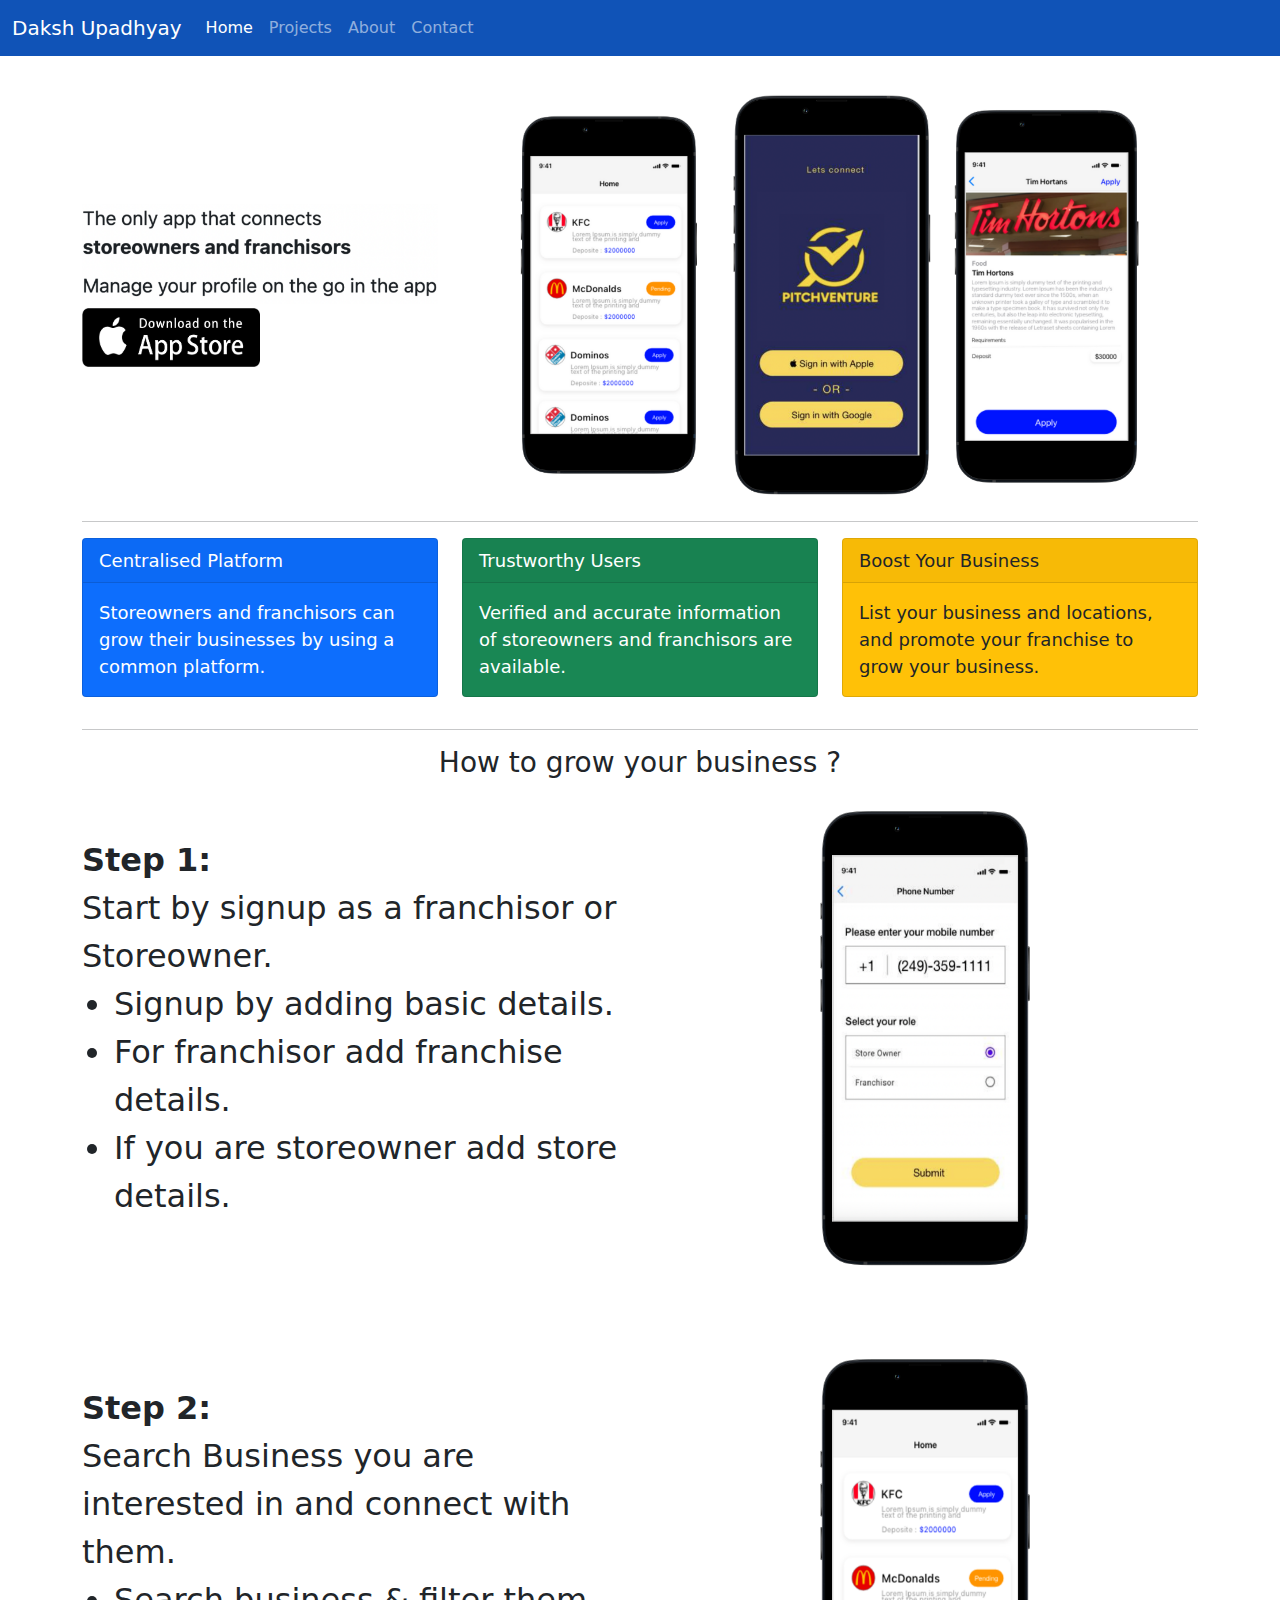
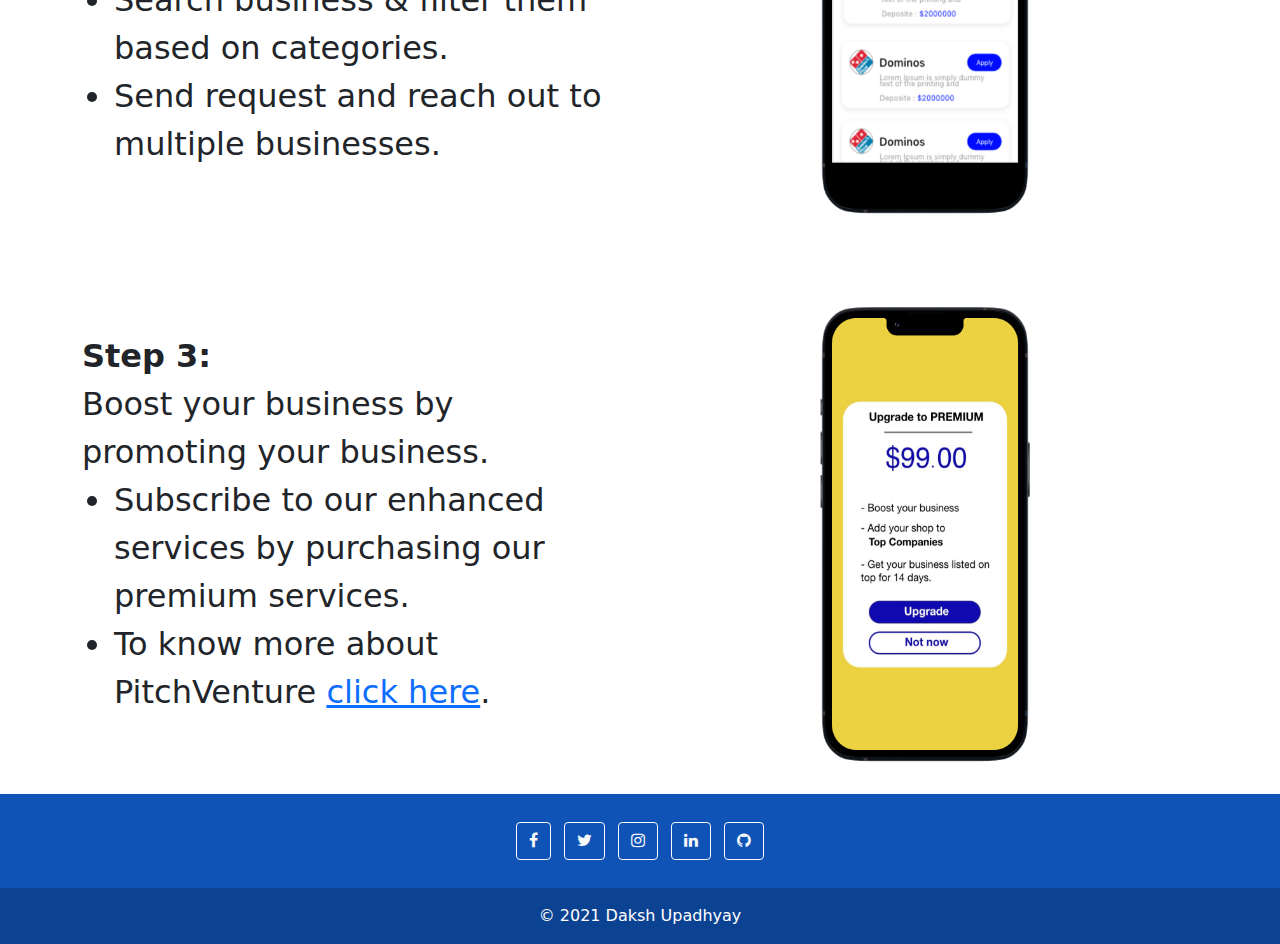
<file: index.html>
<!DOCTYPE html>
<html lang="en">

<head>
  <meta charset="UTF-8">
  <meta http-equiv="X-UA-Compatible" content="IE=edge">
  <meta name="viewport" content="width=device-width, initial-scale=1.0">
  <link rel="stylesheet" type="text/css" href="./assets/css/bootstrap.min.css">
  <link rel="stylesheet" type="text/css" href="./assets/custom/style.css">
  <link rel="stylesheet" href="./assets/font-awesome/css/font-awesome.min.css">
  <link rel="shortcut icon" type="image/png" href="./assets/images/favicon.png" />
  <script type="text/javascript" src="./assets/js/bootstrap.min.js"></script>
  <title>Home</title>
</head>

<body>
  <nav class="navbar navbar-expand-lg navbar-dark du-nav-bg-clr">
    <div class="container-fluid">
      <a class="navbar-brand" href="index.html">Daksh Upadhyay</a>
      <button class="navbar-toggler" type="button" data-bs-toggle="collapse" data-bs-target="#navbarNavAltMarkup"
        aria-controls="navbarNavAltMarkup" aria-expanded="false" aria-label="Toggle navigation">
        <span class="navbar-toggler-icon"></span>
      </button>
      <div class="collapse navbar-collapse" id="navbarNavAltMarkup">
        <div class="navbar-nav">
          <a class="nav-link active" aria-current="page" href="index.html">Home</a>
          <a class="nav-link" href="projects.html">Projects</a>
          <a class="nav-link" href="about.html">About</a>
          <a class="nav-link" href="contact.html">Contact</a>
        </div>
      </div>
    </div>
  </nav>
  <div class="container wrapper">
    <div class="row du-mt-10">
      <div class="col-12 col-sm-12 col-md-12 col-lg-4 d-flex align-items-center justify-content-center">
        <div class="row">
          <div class="col-12">
            <img src="./assets/images/landing-hook.png" class="img-fluid" alt="Landing hook">
          </div>
          <div class="col-12">
            <a href="https://appstoreconnect.apple.com/apps" target="_blank">
              <img src="./assets/images/iosAppStore.png" class="img-fluid du-max-wt-50p mt-1" alt="iOS App Store">
            </a>
          </div>
        </div>
      </div>
      <div class="col-12 col-sm-12 col-md-12 col-lg-8 du-mt-25">
        <img src="./assets/images/landing.png" class="img-fluid" alt="Landing">
      </div>
    </div>
    <hr>
    <div class="row mt-3 du-fs-l">
      <div class="col-xs-12 col-sm-12 col-md-12 col-lg-4">
        <div class="card text-white bg-primary mb-3">
          <div class="card-header">Centralised Platform</div>
          <div class="card-body">
            <p class="card-text">Storeowners and franchisors can grow their businesses by using a common platform.</p>
          </div>
        </div>
      </div>
      <div class="col-xs-12 col-sm-12 col-md-12 col-lg-4">
        <div class="card text-white bg-success mb-3">
          <div class="card-header">Trustworthy Users</div>
          <div class="card-body">
            <p class="card-text">Verified and accurate information of storeowners and franchisors are available.
            </p>
          </div>
        </div>
      </div>
      <div class="col-xs-12 col-sm-12 col-md-12 col-lg-4">
        <div class="card text-dark bg-warning mb-3">
          <div class="card-header">Boost Your Business</div>
          <div class="card-body">
            <p class="card-text">List your business and locations, and promote your franchise to grow your business.</p>
          </div>
        </div>
      </div>
    </div>
    <hr>
    <div>
      <h3 class="text-center">How to grow your business ?</h3>
      <div class="row du-fs-xxl">
        <div class="col-xs-12 col-sm-12 col-md-12 col-lg-6">
          <div class="d-flex justify-content-center mt-5">
            <div>
              <strong>Step 1:</strong>
              <br>
              Start by signup as a franchisor or Storeowner.
              <ul class="p-0">
                <li>
                  Signup by adding basic details.
                </li>
                <li>
                  For franchisor add franchise details.
                </li>
                <li>
                  If you are storeowner add store details.
                </li>
              </ul>
            </div>
          </div>
        </div>
        <div class="col-xs-12 col-sm-12 col-md-12 col-lg-6 d-flex align-items-center justify-content-center">
          <img src="./assets/images/pitchventure/pitchventure3.png" class="du-flow-img" alt="pitchventure1">
        </div>
      </div>
      <div class="row mt-5 du-fs-xxl">
        <div class="col-xs-12 col-sm-12 col-md-12 col-lg-6">
          <div class="mt-5 ">
            <strong>Step 2:</strong>
            <br>
            Search Business you are interested in and connect with them.
            <ul class="p-0">
              <li>
                Search business & filter them based on categories.
              </li>
              <li>
                Send request and reach out to multiple businesses.
              </li>
            </ul>
          </div>
        </div>
        <div class="col-xs-12 col-sm-12 col-md-12 col-lg-6 d-flex align-items-center justify-content-center">
          <img src="./assets/images/pitchventure/pitchventure4.png" class="du-flow-img" alt="pitchventure4">
        </div>
      </div>
      <div class="row mt-5 du-fs-xxl">
        <div class="col-xs-12 col-sm-12 col-md-12 col-lg-6">
          <div class="mt-5">
            <strong>Step 3:</strong>
            <br>
            Boost your business by promoting your business.
            <ul class="p-0">
              <li>
                Subscribe to our enhanced services by purchasing our premium services.
              </li>
              <li>
                To know more about PitchVenture <a href="pitchventure.html">click here</a>.
              </li>
            </ul>
          </div>
        </div>
        <div class="col-xs-12 col-sm-12 col-md-12 col-lg-6 d-flex align-items-center justify-content-center">
          <img src="./assets/images/pitchventure/pitchventure10.png" class="du-flow-img" alt="pitchventure10">
        </div>
      </div>
    </div>
  </div>
  <footer class="text-center text-white du-mt-10 du-theme-bg-clr">
    <!-- Grid container -->
    <div class="container p-4 pb-0">
      <!-- Section: Social media -->
      <section class="mb-4">
        <!-- Facebook -->
        <a class="btn btn-outline-light btn-floating m-1" href="https://www.facebook.com/upadhyay.daksh" target="_blank"
          role="button"><i class="fa fa-facebook-f"></i></a>

        <!-- Twitter -->
        <a class="btn btn-outline-light btn-floating m-1" href="https://twitter.com/daksh_upadhyay_" target="_blank"
          role="button"><i class="fa fa-twitter"></i></a>

        <!-- Instagram -->
        <a class="btn btn-outline-light btn-floating m-1" href="https://www.instagram.com/daksh_upadhyay_/"
          target="_blank" role="button"><i class="fa fa-instagram"></i></a>

        <!-- Linkedin -->
        <a class="btn btn-outline-light btn-floating m-1" href="https://www.linkedin.com/in/daksh-upadhyay-08071996"
          target="_blank" role="button"><i class="fa fa-linkedin"></i></a>

        <!-- Github -->
        <a class="btn btn-outline-light btn-floating m-1" href="https://github.com/upadhyaydaksh" target="_blank"
          role="button"><i class="fa fa-github"></i></a>
      </section>
      <!-- Section: Social media -->
    </div>
    <!-- Grid container -->

    <!-- Copyright -->
    <div class="text-center p-3" style="background-color: rgba(0, 0, 0, 0.2);">
      © 2021 Daksh Upadhyay
    </div>
    <!-- Copyright -->
  </footer>
</body>

</html>
</file>
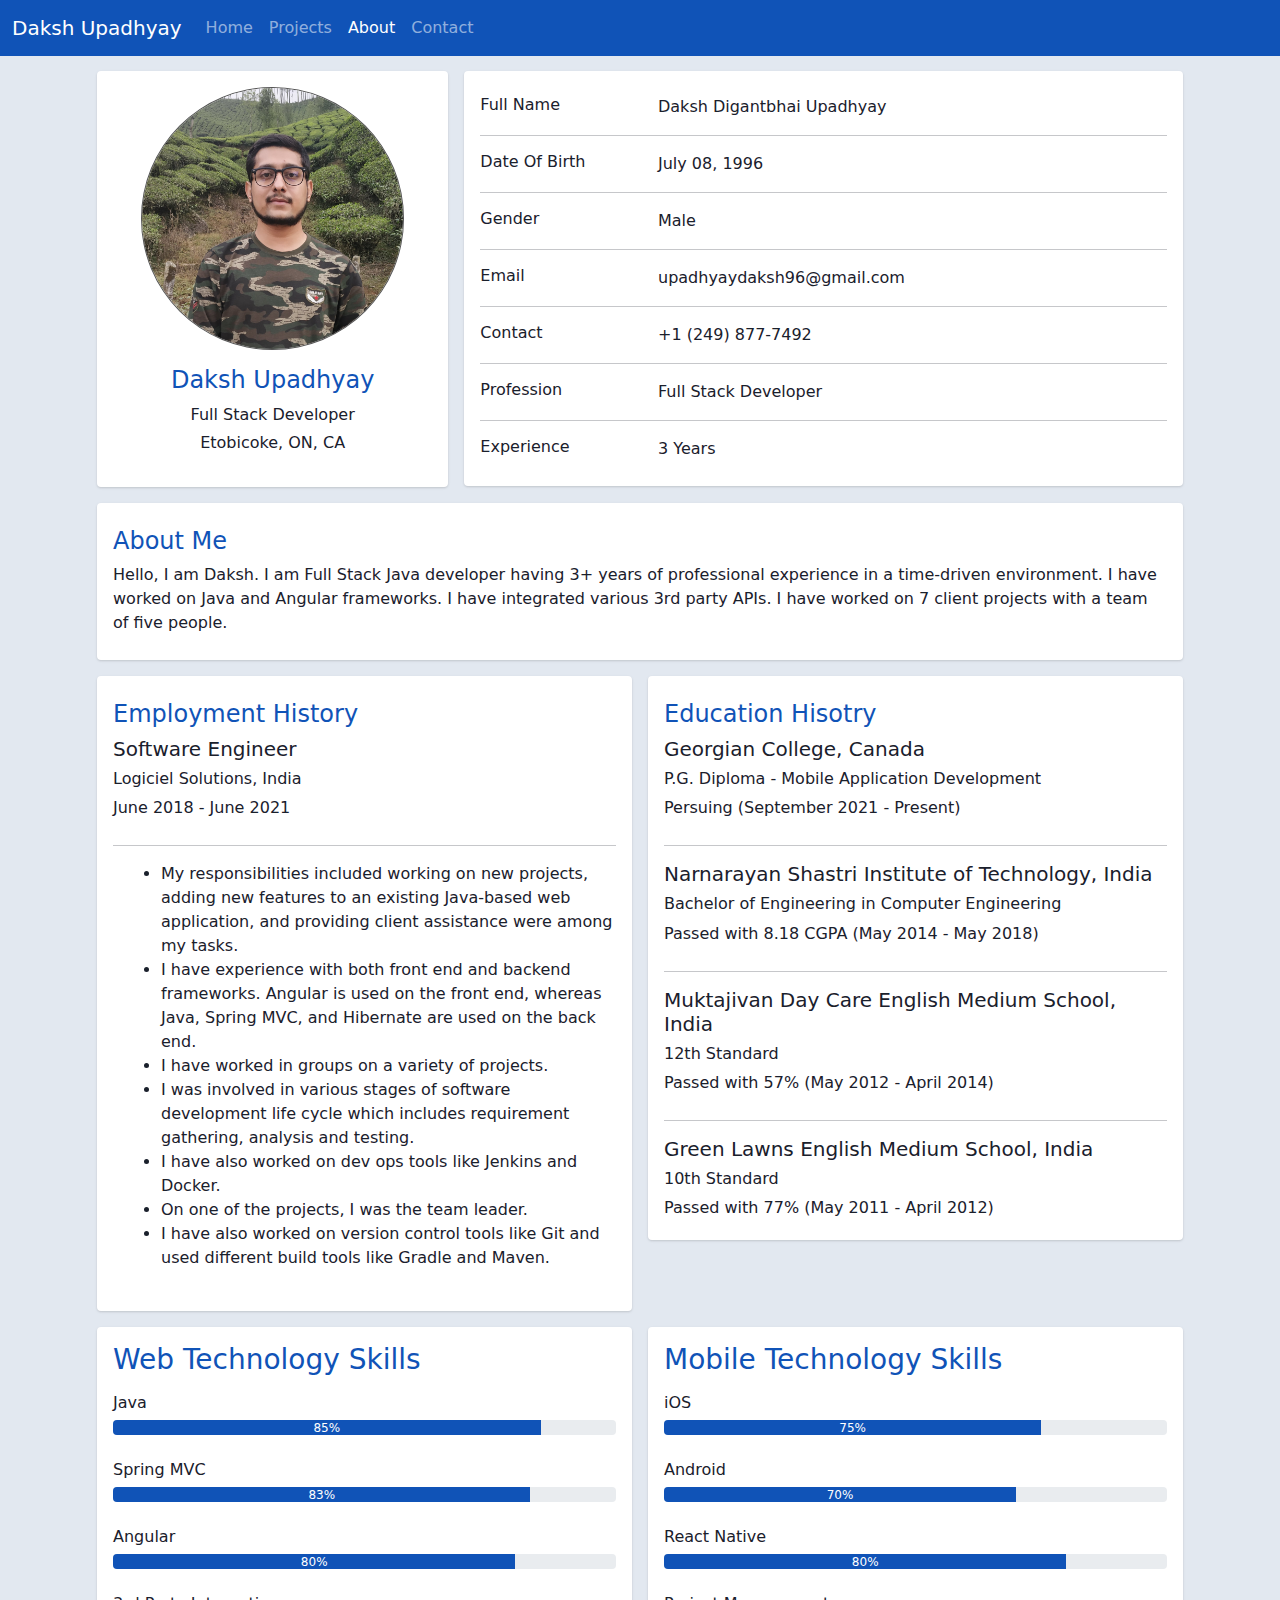
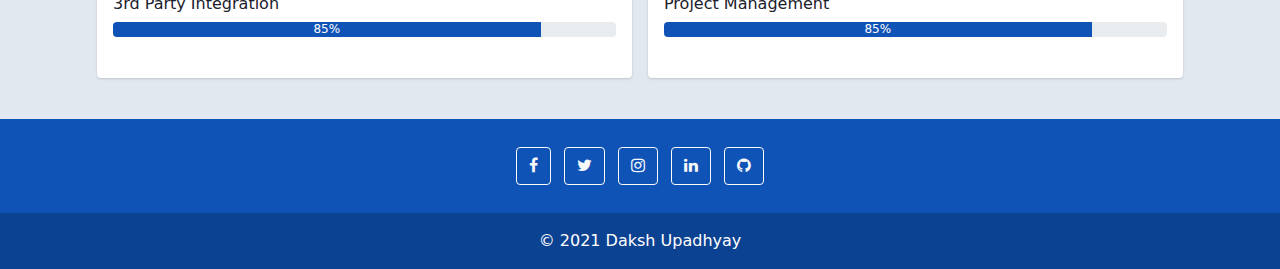
<file: about.html>
<!DOCTYPE html>
<html lang="en">

<head>
  <meta charset="UTF-8">
  <meta http-equiv="X-UA-Compatible" content="IE=edge">
  <meta name="viewport" content="width=device-width, initial-scale=1.0">
  <link rel="stylesheet" type="text/css" href="./assets/css/bootstrap.min.css">
  <link rel="stylesheet" type="text/css" href="./assets/custom/style.css">
  <link rel="stylesheet" href="./assets/font-awesome/css/font-awesome.min.css">
  <link rel="shortcut icon" type="image/png" href="./assets/images/favicon.png" />
  <script type="text/javascript" src="./assets/js/bootstrap.min.js"></script>
  <title>About</title>
</head>

<body class="du-about-body">
  <nav class="navbar navbar-expand-lg navbar-dark du-nav-bg-clr">
    <div class="container-fluid">
      <a class="navbar-brand" href="index.html">Daksh Upadhyay</a>
      <button class="navbar-toggler" type="button" data-bs-toggle="collapse" data-bs-target="#navbarNavAltMarkup"
        aria-controls="navbarNavAltMarkup" aria-expanded="false" aria-label="Toggle navigation">
        <span class="navbar-toggler-icon"></span>
      </button>
      <div class="collapse navbar-collapse" id="navbarNavAltMarkup">
        <div class="navbar-nav">
          <a class="nav-link" href="index.html">Home</a>
          <a class="nav-link" href="projects.html">Projects</a>
          <a class="nav-link active" aria-current="page" href="about.html">About</a>
          <a class="nav-link" href="contact.html">Contact</a>
        </div>
      </div>
    </div>
  </nav>
  <div class="container wrapper">
    <div class="du-main-body">
      <div class="row du-gutters-sm">
        <div class="col-md-4 du-mb-3">
          <div class="du-card">
            <div class="du-card-body">
              <div class="d-flex flex-column align-items-center text-center">
                <img src="./assets/images/profile.jpg" alt="Profile" class="rounded-circle du-about-img">
                <div class="mt-3">
                  <h4 class="du-theme-txt-clr">Daksh Upadhyay</h4>
                  <p class="mb-1">Full Stack Developer</p>
                  <p class="font-size-sm">Etobicoke, ON, CA</p>
                </div>
              </div>
            </div>
          </div>
        </div>
        <div class="col-md-8">
          <div class="du-card du-mb-3">
            <div class="du-card-body du-mt-8 du-mb-9">
              <div class="row">
                <div class="col-sm-3">
                  <h6 class="mb-0">Full Name</h6>
                </div>
                <div class="col-sm-9">
                  Daksh Digantbhai Upadhyay
                </div>
              </div>
              <hr>
              <div class="row">
                <div class="col-sm-3">
                  <h6 class="mb-0">Date Of Birth</h6>
                </div>
                <div class="col-sm-9">
                  July 08, 1996
                </div>
              </div>
              <hr>
              <div class="row">
                <div class="col-sm-3">
                  <h6 class="mb-0">Gender</h6>
                </div>
                <div class="col-sm-9">
                  Male
                </div>
              </div>
              <hr>
              <div class="row">
                <div class="col-sm-3">
                  <h6 class="mb-0">Email</h6>
                </div>
                <div class="col-sm-9">
                  upadhyaydaksh96@gmail.com
                </div>
              </div>
              <hr>
              <div class="row">
                <div class="col-sm-3">
                  <h6 class="mb-0">Contact</h6>
                </div>
                <div class="col-sm-9">
                  +1 (249) 877-7492
                </div>
              </div>
              <hr>
              <div class="row">
                <div class="col-sm-3">
                  <h6 class="mb-0">Profession</h6>
                </div>
                <div class="col-sm-9">
                  Full Stack Developer
                </div>
              </div>
              <hr />
              <div class="row">
                <div class="col-sm-3">
                  <h6 class="mb-0">Experience</h6>
                </div>
                <div class="col-sm-9">
                  3 Years
                </div>
              </div>
            </div>
          </div>
        </div>
        <div class="col-md-12">
          <div class="du-card du-mb-3">
            <div class="du-card-body du-mt-8 du-mb-9">
              <h4 class="du-theme-txt-clr">About Me</h4>
              <div>
                Hello, I am Daksh.
                I am Full Stack Java developer having 3+ years of professional experience in a time-driven environment.
                I have worked on Java and Angular frameworks.
                I have integrated various 3rd party APIs.
                I have worked on 7 client projects with a team of five people.
              </div>
            </div>
          </div>
        </div>
        <div class="col-md-6">
          <div class="du-card du-mb-3">
            <div class="du-card-body du-mt-8 du-mb-9">
              <h4 class="du-theme-txt-clr">Employment History</h4>
              <div class="row">
                <div class="col-12">
                  <div class="row">
                    <div class="col-12">
                      <h5>Software Engineer</h5>
                    </div>
                  </div>
                  <h6>Logiciel Solutions, India</h6>
                  <p>
                    June 2018 - June 2021
                  </p>
                  <hr class="du-mt-25" />
                  <ul>
                    <li>My responsibilities included working on new projects, adding new features to an existing
                      Java-based
                      web application, and providing client assistance were among my tasks.</li>
                    <li>I have experience with both front end and backend frameworks. Angular is used on the front end,
                      whereas Java, Spring MVC, and
                      Hibernate are used on the back end. </li>
                    <li>I have worked in groups on a variety of projects. </li>
                    <li>I was involved in various stages of software
                      development life cycle which includes requirement gathering,
                      analysis and testing.</li>
                    <li>I have also worked on dev ops tools like Jenkins and Docker.</li>
                    <li>On one of the projects, I was the team leader.</li>
                    <li>I have also worked on version control tools like Git and used different build tools like Gradle
                      and Maven.</li>
                  </ul>
                </div>
              </div>
            </div>
          </div>
        </div>
        <div class="col-md-6">
          <div class="du-card du-mb-3">
            <div class="du-card-body du-mt-8 du-mb-9">
              <h4 class="du-theme-txt-clr">Education Hisotry</h4>
              <div class="row">
                <div class="col-12">
                  <div class="row">
                    <div class="col-12">
                      <h5>Georgian College, Canada</h5>
                    </div>
                  </div>
                  <h6>P.G. Diploma - Mobile Application Development</h6>
                  <div class="du-mb-9">Persuing (September 2021 - Present)</div>
                </div>
              </div>
              <hr />
              <div class="row">
                <div class="col-12">
                  <div class="row">
                    <div class="col-12">
                      <h5>Narnarayan Shastri Institute of Technology, India</h5>
                    </div>
                  </div>
                  <h6>Bachelor of Engineering in Computer Engineering</h6>
                  <div class="du-mb-9">Passed with 8.18 CGPA (May 2014 - May 2018)</div>
                </div>
              </div>
              <hr />
              <div class="row">
                <div class="col-12">
                  <div class="row">
                    <div class="col-12">
                      <h5>Muktajivan Day Care English Medium School, India</h5>
                    </div>
                  </div>
                  <h6>12th Standard</h6>
                  <div class="du-mb-9">Passed with 57% (May 2012 - April 2014)</div>
                </div>
              </div>
              <hr />
              <div class="row">
                <div class="col-12">
                  <div class="row">
                    <div class="col-12">
                      <h5>Green Lawns English Medium School, India</h5>
                    </div>
                  </div>
                  <h6>10th Standard</h6>
                  <div class="du-mb-n-5">Passed with 77% (May 2011 - April 2012)</div>
                </div>
              </div>
            </div>
          </div>
        </div>
        <div class="col-md-12">
          <div class="row du-gutters-sm">
            <div class="col-sm-6 du-mb-3">
              <div class="du-card du-hgt-100p">
                <div class="du-card-body">
                  <h3 class="d-flex align-items-center du-mb-3 du-theme-txt-clr">Web Technology Skills</h3>
                  <h6>Java</h6>
                  <div class="progress">
                    <div class="progress-bar" role="progressbar" aria-valuenow="85" aria-valuemin="0"
                      aria-valuemax="100" style="width:85%">
                      85%
                    </div>
                  </div>
                  <h6>Spring MVC</h6>
                  <div class="progress">
                    <div class="progress-bar" role="progressbar" aria-valuenow="83" aria-valuemin="0"
                      aria-valuemax="100" style="width:83%">
                      83%
                    </div>
                  </div>
                  <h6>Angular</h6>
                  <div class="progress">
                    <div class="progress-bar" role="progressbar" aria-valuenow="80" aria-valuemin="0"
                      aria-valuemax="100" style="width:80%">
                      80%
                    </div>
                  </div>
                  <h6>3rd Party Integration</h6>
                  <div class="progress">
                    <div class="progress-bar" role="progressbar" aria-valuenow="85" aria-valuemin="0"
                      aria-valuemax="100" style="width:85%">
                      85%
                    </div>
                  </div>
                </div>
              </div>
            </div>
            <div class="col-sm-6 du-mb-3">
              <div class="du-card du-hgt-100p">
                <div class="du-card-body">
                  <h3 class="d-flex align-items-center du-mb-3 du-theme-txt-clr">Mobile Technology Skills</h3>
                  <h6>iOS</h6>
                  <div class="progress">
                    <div class="progress-bar" role="progressbar" aria-valuenow="75" aria-valuemin="0"
                      aria-valuemax="100" style="width:75%">
                      75%
                    </div>
                  </div>
                  <h6>Android</h6>
                  <div class="progress">
                    <div class="progress-bar" role="progressbar" aria-valuenow="70" aria-valuemin="0"
                      aria-valuemax="100" style="width:70%">
                      70%
                    </div>
                  </div>
                  <h6>React Native</h6>
                  <div class="progress">
                    <div class="progress-bar" role="progressbar" aria-valuenow="80" aria-valuemin="0"
                      aria-valuemax="100" style="width:80%">
                      80%
                    </div>
                  </div>
                  <h6>Project Management</h6>
                  <div class="progress">
                    <div class="progress-bar" role="progressbar" aria-valuenow="85" aria-valuemin="0"
                      aria-valuemax="100" style="width:85%">
                      85%
                    </div>
                  </div>
                </div>
              </div>
            </div>
          </div>
        </div>
      </div>
    </div>
  </div>

  <footer class="text-center text-white du-mt-10 du-theme-bg-clr">
    <!-- Grid container -->
    <div class="container p-4 pb-0">
      <!-- Section: Social media -->
      <section class="mb-4">
        <!-- Facebook -->
        <a class="btn btn-outline-light btn-floating m-1" href="https://www.facebook.com/upadhyay.daksh" target="_blank"
          role="button"><i class="fa fa-facebook-f"></i></a>

        <!-- Twitter -->
        <a class="btn btn-outline-light btn-floating m-1" href="https://twitter.com/daksh_upadhyay_" target="_blank"
          role="button"><i class="fa fa-twitter"></i></a>

        <!-- Instagram -->
        <a class="btn btn-outline-light btn-floating m-1" href="https://www.instagram.com/daksh_upadhyay_/"
          target="_blank" role="button"><i class="fa fa-instagram"></i></a>

        <!-- Linkedin -->
        <a class="btn btn-outline-light btn-floating m-1" href="https://www.linkedin.com/in/daksh-upadhyay-08071996"
          target="_blank" role="button"><i class="fa fa-linkedin"></i></a>

        <!-- Github -->
        <a class="btn btn-outline-light btn-floating m-1" href="https://github.com/upadhyaydaksh" target="_blank"
          role="button"><i class="fa fa-github"></i></a>
      </section>
      <!-- Section: Social media -->
    </div>
    <!-- Grid container -->

    <!-- Copyright -->
    <div class="text-center p-3" style="background-color: rgba(0, 0, 0, 0.2);">
      © 2021 Daksh Upadhyay
    </div>
    <!-- Copyright -->
  </footer>
</body>

</html>
</file>
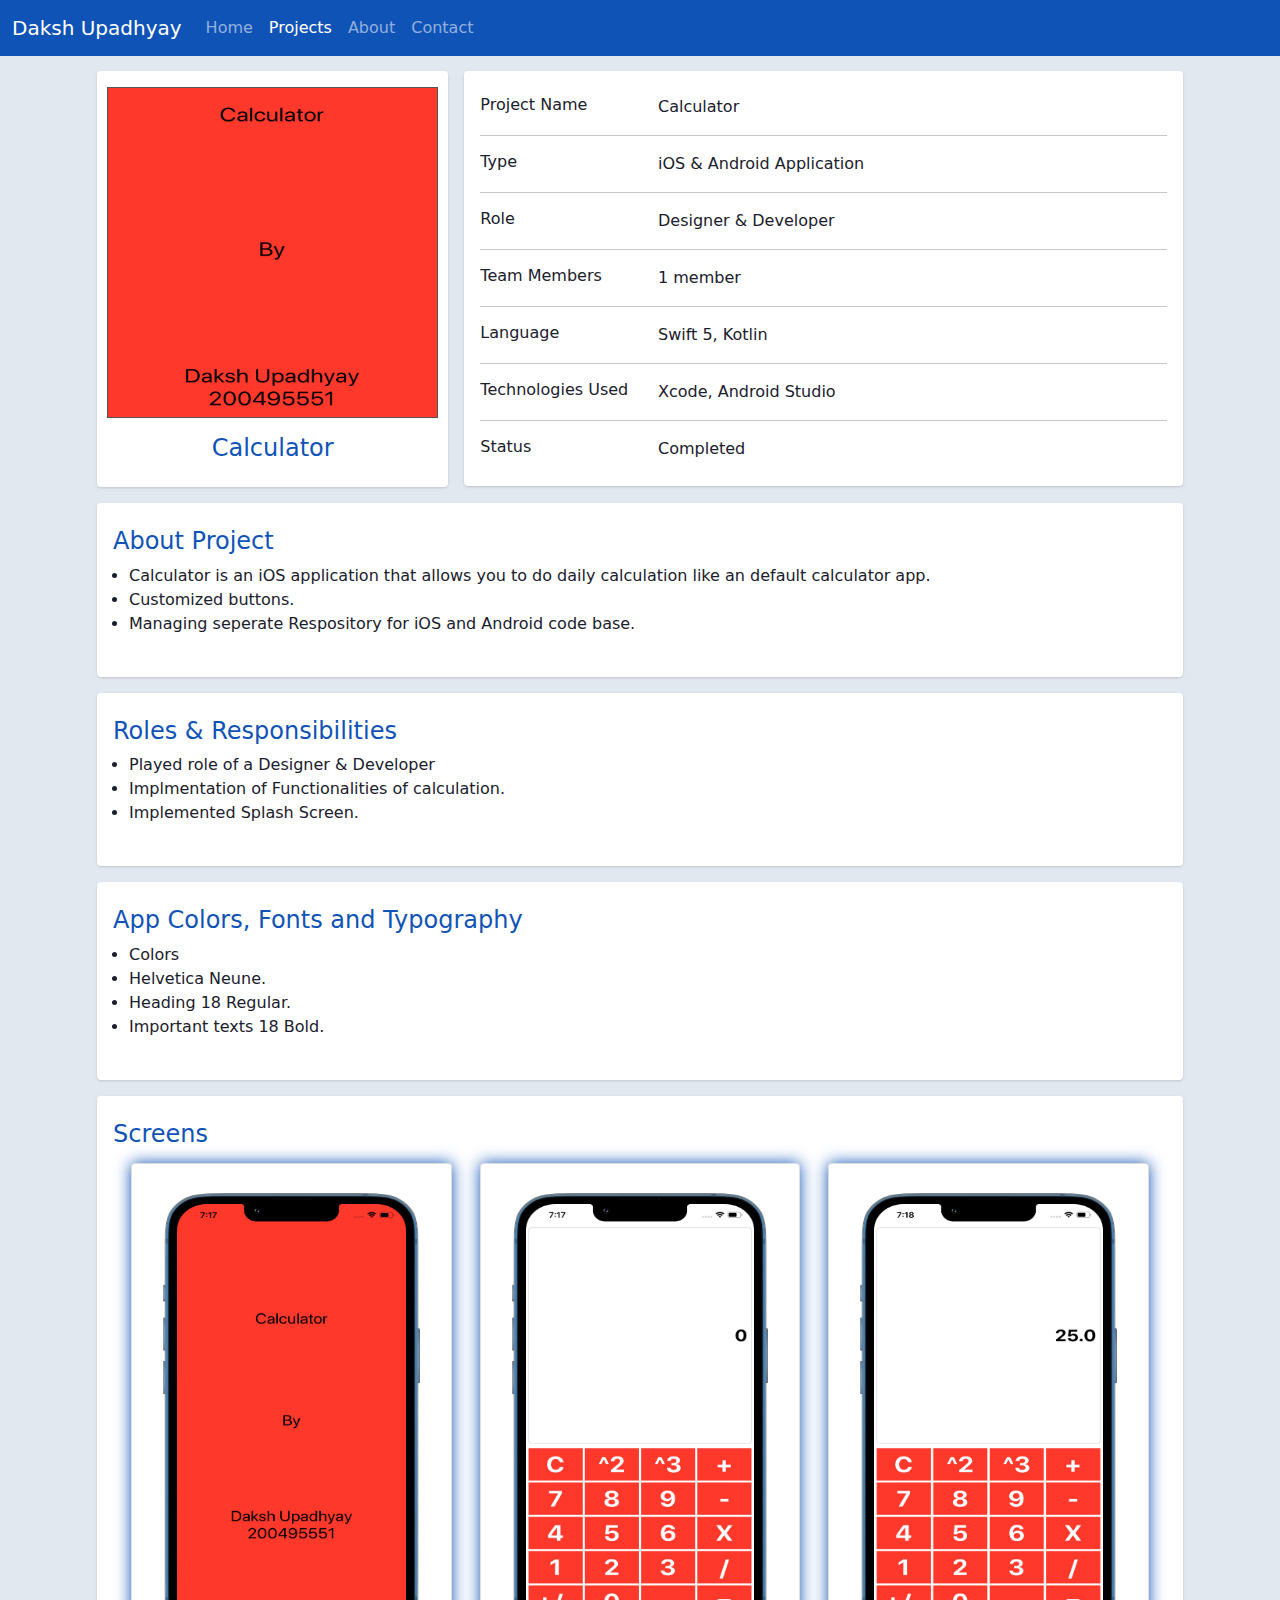
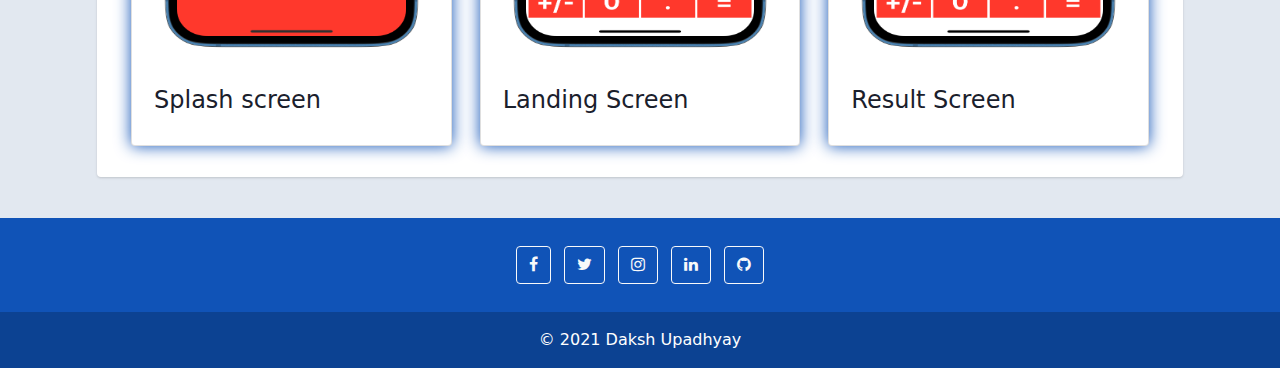
<file: calculator.html>
<!DOCTYPE html>
<html lang="en">

<head>
    <meta charset="UTF-8">
    <meta http-equiv="X-UA-Compatible" content="IE=edge">
    <meta name="viewport" content="width=device-width, initial-scale=1.0">
    <link rel="stylesheet" type="text/css" href="./assets/css/bootstrap.min.css">
    <link rel="stylesheet" type="text/css" href="./assets/custom/style.css">
    <link rel="stylesheet" href="./assets/font-awesome/css/font-awesome.min.css">
    <link rel="shortcut icon" type="image/png" href="./assets/images/favicon.png" />
    <script type="text/javascript" src="./assets/js/bootstrap.min.js"></script>
    <title>Calculator</title>
</head>

<body class="du-about-body">
    <nav class="navbar navbar-expand-lg navbar-dark du-nav-bg-clr">
        <div class="container-fluid">
            <a class="navbar-brand" href="index.html">Daksh Upadhyay</a>
            <button class="navbar-toggler" type="button" data-bs-toggle="collapse" data-bs-target="#navbarNavAltMarkup"
                aria-controls="navbarNavAltMarkup" aria-expanded="false" aria-label="Toggle navigation">
                <span class="navbar-toggler-icon"></span>
            </button>
            <div class="collapse navbar-collapse" id="navbarNavAltMarkup">
                <div class="navbar-nav">
                    <a class="nav-link" href="index.html">Home</a>
                    <a class="nav-link active" aria-current="page" href="projects.html">Projects</a>
                    <a class="nav-link" href="about.html">About</a>
                    <a class="nav-link" href="contact.html">Contact</a>
                </div>
            </div>
        </div>
    </nav>
    <div class="container wrapper">
        <div class="du-main-body">
            <div class="row du-gutters-sm">
                <div class="col-md-4 du-mb-3">
                    <div class="du-card">
                        <div class="du-card-body">
                            <div class="d-flex flex-column align-items-center text-center">
                                <img src="./assets/images/calculator.png" alt="Profile" class="du-project-img">
                                <div class="mt-3">
                                    <h4 class="du-theme-txt-clr">Calculator</h4>
                                </div>
                            </div>
                        </div>
                    </div>
                </div>
                <div class="col-md-8">
                    <div class="du-card du-mb-3">
                        <div class="du-card-body du-mt-8 du-mb-9">
                            <div class="row">
                                <div class="col-sm-3">
                                    <h6 class="mb-0">Project Name</h6>
                                </div>
                                <div class="col-sm-9">
                                    Calculator
                                </div>
                            </div>
                            <hr>
                            <div class="row">
                                <div class="col-sm-3">
                                    <h6 class="mb-0">Type</h6>
                                </div>
                                <div class="col-sm-9">
                                    iOS & Android Application
                                </div>
                            </div>
                            <hr>
                            <div class="row">
                                <div class="col-sm-3">
                                    <h6 class="mb-0">Role</h6>
                                </div>
                                <div class="col-sm-9">
                                    Designer & Developer
                                </div>
                            </div>
                            <hr>
                            <div class="row">
                                <div class="col-sm-3">
                                    <h6 class="mb-0">Team Members</h6>
                                </div>
                                <div class="col-sm-9">
                                    1 member
                                </div>
                            </div>
                            <hr>
                            <div class="row">
                                <div class="col-sm-3">
                                    <h6 class="mb-0">Language</h6>
                                </div>
                                <div class="col-sm-9">
                                    Swift 5, Kotlin
                                </div>
                            </div>
                            <hr />
                            <div class="row">
                                <div class="col-sm-3">
                                    <h6 class="mb-0">Technologies Used</h6>
                                </div>
                                <div class="col-sm-9">
                                    Xcode, Android Studio
                                </div>
                            </div>
                            <hr />
                            <div class="row">
                                <div class="col-sm-3">
                                    <h6 class="mb-0">Status</h6>
                                </div>
                                <div class="col-sm-9">
                                    Completed
                                </div>
                            </div>
                        </div>
                    </div>
                </div>
                <div class="col-md-12">
                    <div class="du-card du-mb-3">
                        <div class="du-card-body du-mt-8 du-mb-9">
                            <h4 class="du-theme-txt-clr">About Project</h4>
                            <div class="row">
                                <ul>
                                    <li>Calculator is an iOS application that allows you to do daily calculation like an
                                        default calculator app.
                                    <li>
                                        Customized buttons.
                                    </li>
                                    <li>Managing seperate Respository for iOS and Android code base.</li>
                                </ul>
                            </div>
                        </div>
                    </div>
                </div>
                <div class="col-md-12">
                    <div class="du-card du-mb-3">
                        <div class="du-card-body du-mt-8 du-mb-9">
                            <h4 class="du-theme-txt-clr">Roles & Responsibilities</h4>
                            <div class="row">
                                <ul>
                                    <li>Played role of a Designer & Developer</li>
                                    <li>Implmentation of Functionalities of calculation.</li>
                                    <li>Implemented Splash Screen.</li>
                                </ul>
                            </div>
                        </div>
                    </div>
                </div>
            </div>

            <!-- Typography -->
            <div class="col-md-12">
                <div class="du-card du-mb-3">
                    <div class="du-card-body du-mt-8 du-mb-9">
                        <h4 class="du-theme-txt-clr">App Colors, Fonts and Typography</h4>
                        <div class="row">
                            <ul>
                                <li>Colors</li>
                                <!-- Coolors Palette Widget -->
                                <script src="https://coolors.co/palette-widget/widget.js"></script>
                                <script
                                    data-id="04796546390898133">new CoolorsPaletteWidget("04796546390898133", ["FE392C", "747575", "E4E4E4", "FEFFFE", "000000"]); </script>
                                <li>Helvetica Neune.</li>
                                <li>Heading 18 Regular.</li>
                                <li>Important texts 18 Bold.</li>
                            </ul>
                        </div>
                    </div>
                </div>
            </div>

            <div class="col-md-12">
                <div class="du-card du-mb-3">
                    <div class="du-card-body du-mt-8 du-mb-9">
                        <h4 class="du-theme-txt-clr">Screens</h4>
                        <div class="album">
                            <div class="container">
                                <div class="row row-cols-1 row-cols-sm-2 row-cols-md-3 g-3">
                                    <div class="col">
                                        <div class="card du-card-shadow">
                                            <img src="./assets/images/calculator/calculator1.png"
                                                class="d-block w-100 du-card-img du-hgt-500" alt="Calculator1">
                                            <div class="card-body">
                                                <h4 class="card-title">
                                                    Splash screen
                                                </h4>
                                            </div>
                                        </div>
                                    </div>
                                    <div class="col">
                                        <div class="card du-card-shadow">
                                            <img src="./assets/images/calculator/calculator2.png"
                                                class="d-block w-100 du-card-img du-hgt-500" alt="Calculator2">
                                            <div class="card-body">
                                                <h4 class="card-title">
                                                    Landing Screen
                                                </h4>
                                            </div>
                                        </div>
                                    </div>
                                    <div class="col">
                                        <div class="card du-card-shadow">
                                            <img src="./assets/images/calculator/calculator3.png"
                                                class="d-block w-100 du-card-img du-hgt-500" alt="Calculator3">
                                            <div class="card-body">
                                                <h4 class="card-title">
                                                    Result Screen
                                                </h4>
                                            </div>
                                        </div>
                                    </div>
                                </div>
                            </div>
                        </div>
                    </div>
                </div>
            </div>
        </div>
    </div>

    <footer class="text-center text-white du-mt-10 du-theme-bg-clr">
        <!-- Grid container -->
        <div class="container p-4 pb-0">
            <!-- Section: Social media -->
            <section class="mb-4">
                <!-- Facebook -->
                <a class="btn btn-outline-light btn-floating m-1" href="https://www.facebook.com/upadhyay.daksh"
                    target="_blank" role="button"><i class="fa fa-facebook-f"></i></a>

                <!-- Twitter -->
                <a class="btn btn-outline-light btn-floating m-1" href="https://twitter.com/daksh_upadhyay_"
                    target="_blank" role="button"><i class="fa fa-twitter"></i></a>

                <!-- Instagram -->
                <a class="btn btn-outline-light btn-floating m-1" href="https://www.instagram.com/daksh_upadhyay_/"
                    target="_blank" role="button"><i class="fa fa-instagram"></i></a>

                <!-- Linkedin -->
                <a class="btn btn-outline-light btn-floating m-1"
                    href="https://www.linkedin.com/in/daksh-upadhyay-08071996" target="_blank" role="button"><i
                        class="fa fa-linkedin"></i></a>

                <!-- Github -->
                <a class="btn btn-outline-light btn-floating m-1" href="https://github.com/upadhyaydaksh"
                    target="_blank" role="button"><i class="fa fa-github"></i></a>
            </section>
            <!-- Section: Social media -->
        </div>
        <!-- Grid container -->

        <!-- Copyright -->
        <div class="text-center p-3" style="background-color: rgba(0, 0, 0, 0.2);">
            © 2021 Daksh Upadhyay
        </div>
        <!-- Copyright -->
    </footer>
</body>

</html>
</file>
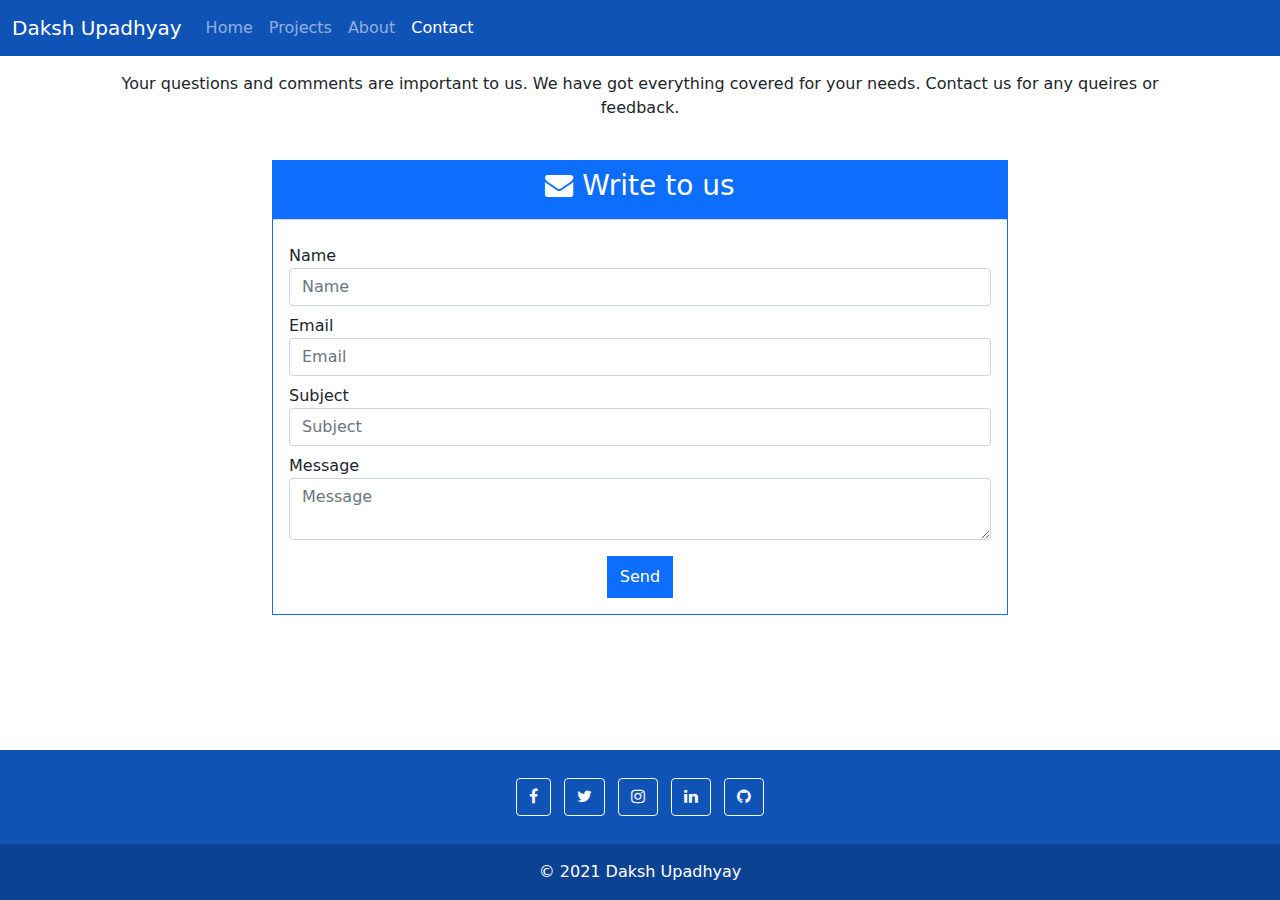
<file: contact.html>
<!DOCTYPE html>
<html lang="en">

<head>
    <meta charset="UTF-8">
    <meta http-equiv="X-UA-Compatible" content="IE=edge">
    <meta name="viewport" content="width=device-width, initial-scale=1.0">
    <link rel="stylesheet" type="text/css" href="./assets/css/bootstrap.min.css">
    <link rel="stylesheet" type="text/css" href="./assets/custom/style.css">
    <link rel="stylesheet" href="./assets/font-awesome/css/font-awesome.min.css">
    <link rel="shortcut icon" type="image/png" href="./assets/images/favicon.png" />
    <script type="text/javascript" src="./assets/js/bootstrap.min.js"></script>
    <title>Home</title>
</head>

<body>
    <nav class="navbar navbar-expand-lg navbar-dark du-nav-bg-clr">
        <div class="container-fluid">
            <a class="navbar-brand" href="index.html">Daksh Upadhyay</a>
            <button class="navbar-toggler" type="button" data-bs-toggle="collapse" data-bs-target="#navbarNavAltMarkup"
                aria-controls="navbarNavAltMarkup" aria-expanded="false" aria-label="Toggle navigation">
                <span class="navbar-toggler-icon"></span>
            </button>
            <div class="collapse navbar-collapse" id="navbarNavAltMarkup">
                <div class="navbar-nav">
                    <a class="nav-link" href="index.html">Home</a>
                    <a class="nav-link" href="projects.html">Projects</a>
                    <a class="nav-link" href="about.html">About</a>
                    <a class="nav-link active" aria-current="page" href="contact.html">Contact</a>
                </div>
            </div>
        </div>
    </nav>

    <div class="container wrapper">
        <p class="mt-3 pb-4 text-center">Your questions and comments are important to us. We have got everything
            covered for your
            needs. Contact us for any queires or feedback.</p>

        <div class="row">
            <div class="col-2"></div>
            <div class="col-8 mb-4 pv-margin-0">
                <div class="card border-primary rounded-0">
                    <div class="card-header p-0">
                        <div class="bg-primary text-white text-center py-2">
                            <h3><i class="fa fa-envelope"></i> Write to us</h3>
                        </div>
                    </div>
                    <div class="card-body p-3">
                        <form>
                            <div class="form-group mt-2">
                                <label>Name</label>
                                <div class="input-group">
                                    <input name="name" type="text" class="form-control" placeholder="Name">
                                </div>
                            </div>
                            <div class="form-group mt-2">
                                <label>Email</label>
                                <div class="input-group mb-2 mb-sm-0">
                                    <input name="email" type="text" class="form-control" placeholder="Email">
                                </div>
                            </div>
                            <div class="form-group mt-2">
                                <label>Subject</label>
                                <div class="input-group mb-2 mb-sm-0">
                                    <input name="subject" type="text" class="form-control" placeholder="Subject">
                                </div>
                            </div>
                            <div class="form-group mt-2">
                                <label>Message</label>
                                <div class="input-group mb-2 mb-sm-0">
                                    <textarea name="message" class="form-control" placeholder="Message"></textarea>
                                </div>
                            </div>
                            <div class="text-center mt-3">
                                <input class="btn btn-primary btn-block rounded-0 py-2" type="submit"
                                    value="Send"></input>
                            </div>
                        </form>
                    </div>
                </div>
            </div>
        </div>
    </div>

    <footer class="text-center text-white du-mt-10 du-theme-bg-clr">
        <!-- Grid container -->
        <div class="container p-4 pb-0">
            <!-- Section: Social media -->
            <section class="mb-4">
                <!-- Facebook -->
                <a class="btn btn-outline-light btn-floating m-1" href="https://www.facebook.com/upadhyay.daksh"
                    target="_blank" role="button"><i class="fa fa-facebook-f"></i></a>

                <!-- Twitter -->
                <a class="btn btn-outline-light btn-floating m-1" href="https://twitter.com/daksh_upadhyay_"
                    target="_blank" role="button"><i class="fa fa-twitter"></i></a>

                <!-- Instagram -->
                <a class="btn btn-outline-light btn-floating m-1" href="https://www.instagram.com/daksh_upadhyay_/"
                    target="_blank" role="button"><i class="fa fa-instagram"></i></a>

                <!-- Linkedin -->
                <a class="btn btn-outline-light btn-floating m-1"
                    href="https://www.linkedin.com/in/daksh-upadhyay-08071996" target="_blank" role="button"><i
                        class="fa fa-linkedin"></i></a>

                <!-- Github -->
                <a class="btn btn-outline-light btn-floating m-1" href="https://github.com/upadhyaydaksh"
                    target="_blank" role="button"><i class="fa fa-github"></i></a>
            </section>
            <!-- Section: Social media -->
        </div>
        <!-- Grid container -->

        <!-- Copyright -->
        <div class="text-center p-3" style="background-color: rgba(0, 0, 0, 0.2);">
            © 2021 Daksh Upadhyay
        </div>
        <!-- Copyright -->
    </footer>
</body>

</html>
</file>
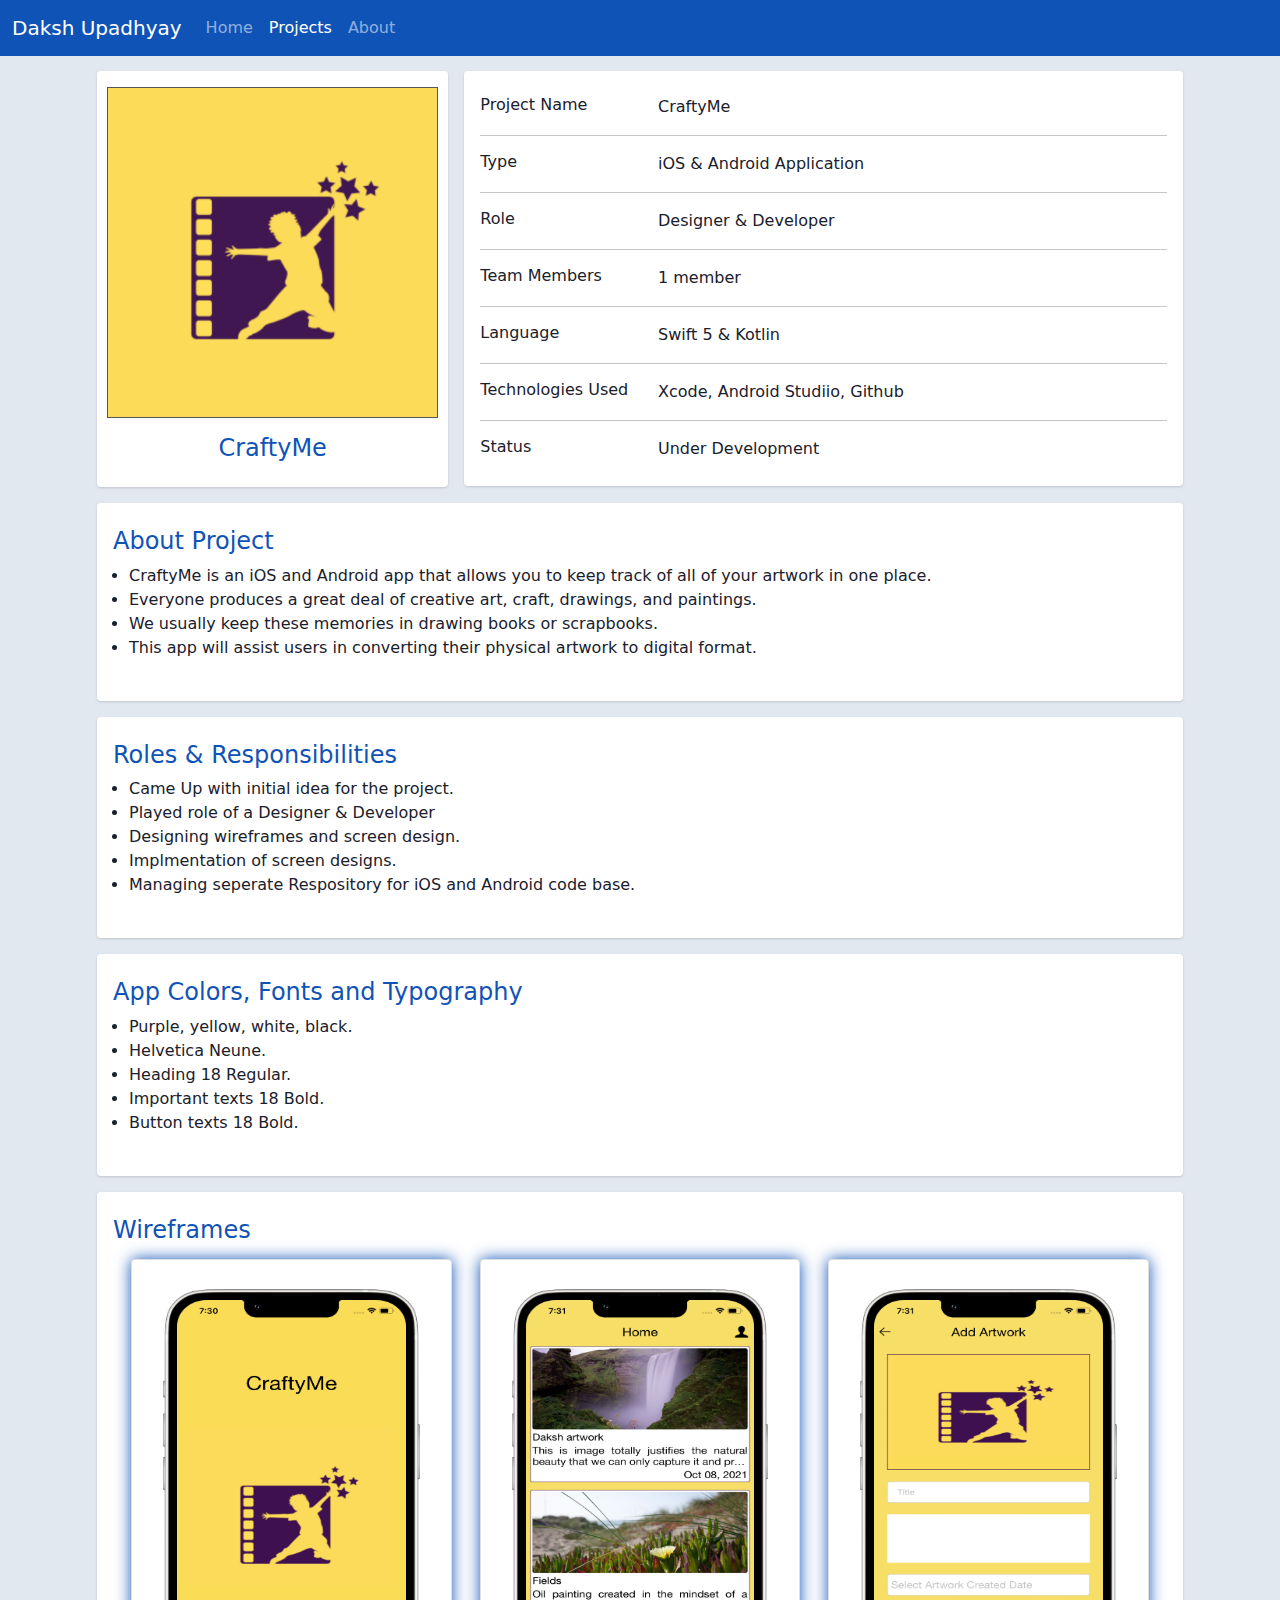
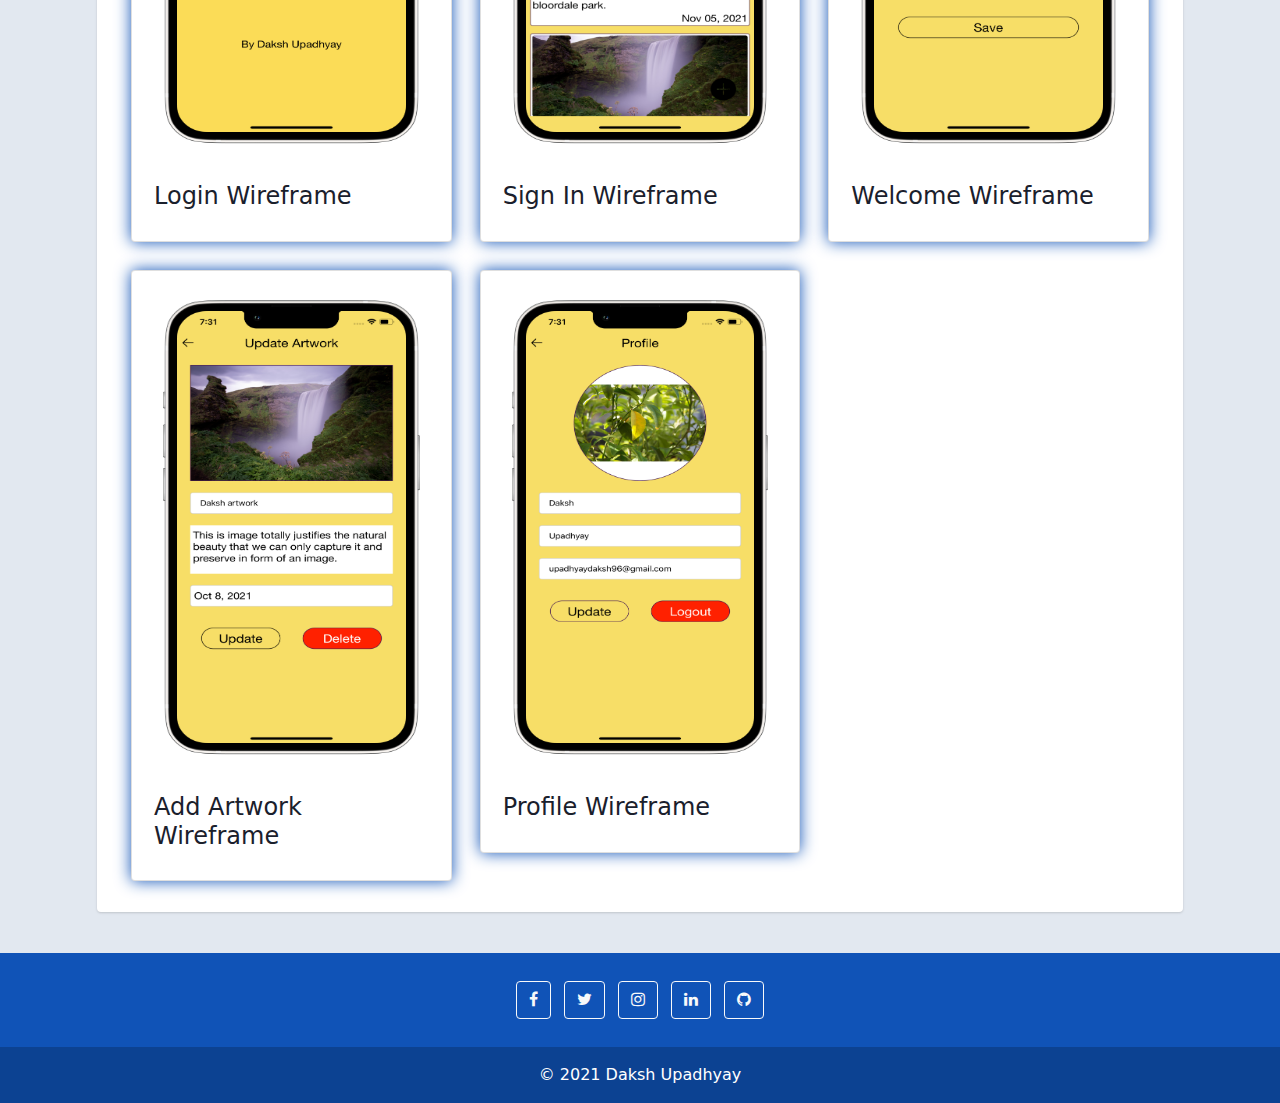
<file: craftme.html>
<!DOCTYPE html>
<html lang="en">
<head>
    <meta charset="UTF-8">
    <meta http-equiv="X-UA-Compatible" content="IE=edge">
    <meta name="viewport" content="width=device-width, initial-scale=1.0">
    <link rel="stylesheet" type="text/css" href="./assets/css/bootstrap.min.css">
    <link rel="stylesheet" type="text/css" href="./assets/custom/style.css">
    <link rel="stylesheet" href="./assets/font-awesome/css/font-awesome.min.css">
    <link rel="shortcut icon" type="image/png" href="./assets/images/favicon.png"/>
    <script type="text/javascript" src="./assets/js/bootstrap.min.js"></script>
    <title>CraftyMe</title>
</head>
<body class="du-about-body">
    <nav class="navbar navbar-expand-lg navbar-dark du-nav-bg-clr">
        <div class="container-fluid">
            <a class="navbar-brand" href="index.html">Daksh Upadhyay</a>
          <button class="navbar-toggler" type="button" data-bs-toggle="collapse" data-bs-target="#navbarNavAltMarkup" aria-controls="navbarNavAltMarkup" aria-expanded="false" aria-label="Toggle navigation">
            <span class="navbar-toggler-icon"></span>
          </button>
          <div class="collapse navbar-collapse" id="navbarNavAltMarkup">
            <div class="navbar-nav">
              <a class="nav-link" href="index.html">Home</a>
              <a class="nav-link active" aria-current="page" href="projects.html">Projects</a>
              <a class="nav-link" href="about.html">About</a>
            </div>
          </div>
        </div>
      </nav>
      <div class="container">
        <div class="du-main-body">        
              <div class="row du-gutters-sm">                
                <div class="col-md-4 du-mb-3">
                  <div class="du-card">
                    <div class="du-card-body">
                      <div class="d-flex flex-column align-items-center text-center">
                        <img src="./assets/images/craftme.png" alt="Profile" class="du-project-img">
                        <div class="mt-3">
                          <h4 class="du-theme-txt-clr">CraftyMe</h4>                          
                        </div>
                      </div>
                    </div>
                  </div>
                </div>
                <div class="col-md-8">
                  <div class="du-card du-mb-3">
                    <div class="du-card-body du-mt-8 du-mb-9">
                      <div class="row">
                        <div class="col-sm-3">
                          <h6 class="mb-0">Project Name</h6>
                        </div>
                        <div class="col-sm-9">
                          CraftyMe
                        </div>
                      </div>
                      <hr>
                      <div class="row">
                        <div class="col-sm-3">
                          <h6 class="mb-0">Type</h6>
                        </div>
                        <div class="col-sm-9">
                          iOS & Android Application
                        </div>
                      </div>
                      <hr>
                      <div class="row">
                        <div class="col-sm-3">
                          <h6 class="mb-0">Role</h6>
                        </div>
                        <div class="col-sm-9">
                          Designer & Developer
                        </div>
                      </div>
                      <hr>
                      <div class="row">
                        <div class="col-sm-3">
                          <h6 class="mb-0">Team Members</h6>
                        </div>
                        <div class="col-sm-9">
                          1 member
                        </div>
                      </div>
                      <hr>
                      <div class="row">
                        <div class="col-sm-3">
                          <h6 class="mb-0">Language</h6>
                        </div>
                        <div class="col-sm-9">
                          Swift 5 & Kotlin
                        </div>
                      </div>
                      <hr/>
                      <div class="row">
                        <div class="col-sm-3">
                          <h6 class="mb-0">Technologies Used</h6>
                        </div>
                        <div class="col-sm-9">
                          Xcode, Android Studiio, Github
                        </div>
                      </div>
                      <hr/>
                      <div class="row">
                        <div class="col-sm-3">
                          <h6 class="mb-0">Status</h6>
                        </div>
                        <div class="col-sm-9">
                          Under Development
                        </div>
                      </div>                                                              
                    </div>
                  </div>
              </div>            
              <div class="col-md-12">
                <div class="du-card du-mb-3">
                  <div class="du-card-body du-mt-8 du-mb-9">
                    <h4 class="du-theme-txt-clr">About Project</h4>
                    <div class="row">
                      <ul>
                        <li>CraftyMe is an iOS and Android app that allows you to keep track of all of your artwork in one place. 
                        <li>Everyone produces a great deal of creative art, craft, drawings, and paintings. </li>
                        <li>We usually keep these memories in drawing books or scrapbooks.</li>
                        <li>This app will assist users in converting their physical artwork to digital format.</li>
                      </ul>                      
                    </div>                                          
                  </div>
                </div>
              </div>
              <div class="col-md-12">
                <div class="du-card du-mb-3">
                  <div class="du-card-body du-mt-8 du-mb-9">
                    <h4 class="du-theme-txt-clr">Roles & Responsibilities</h4>
                    <div class="row">
                      <ul>
                        <li>Came Up with initial idea for the project.</li>     
                        <li>Played role of a Designer & Developer</li>                  
                        <li>Designing wireframes and screen design.</li>
                        <li>Implmentation of screen designs.</li>                        
                        <li>Managing seperate Respository for iOS and Android code base.</li>                   
                      </ul>                      
                    </div>                                          
                  </div>
                </div>
              </div> 
              </div>

              <!-- Typography -->
              <div class="col-md-12">
                <div class="du-card du-mb-3">
                  <div class="du-card-body du-mt-8 du-mb-9">
                    <h4 class="du-theme-txt-clr">App Colors, Fonts and Typography</h4>
                    <div class="row">
                      <ul>
                        <li>Purple, yellow, white, black.</li>
                        <li>Helvetica Neune.</li>
                        <li>Heading 18 Regular.</li>
                        <li>Important texts 18 Bold.</li>
                        <li>Button texts 18 Bold.</li>
                      </ul>                      
                    </div>                                          
                  </div>
                </div>
              </div>

              <div class="col-md-12">
                <div class="du-card du-mb-3">
                  <div class="du-card-body du-mt-8 du-mb-9">
                    <h4 class="du-theme-txt-clr">Wireframes</h4>
                    <div class="album">
                      <div class="container">
                        <div class="row row-cols-1 row-cols-sm-2 row-cols-md-3 g-3">
                          <div class="col">                            
                            <div class="card du-card-shadow">
                              <img src="./assets/images/craftme/craftme1.png" class="d-block w-100 du-card-img du-hgt-500" alt="CraftyMe1">
                              <div class="card-body">
                                <h4 class="card-title">
                                  Login Wireframe
                                </h4>                                
                              </div>
                            </div>                                          
                          </div>
                          <div class="col">                            
                            <div class="card du-card-shadow">
                              <img src="./assets/images/craftme/craftme2.png" class="d-block w-100 du-card-img du-hgt-500" alt="CraftyMe2">
                              <div class="card-body">
                                <h4 class="card-title">
                                  Sign In Wireframe
                                </h4>                                
                              </div>
                            </div>                                          
                          </div> 
                          <div class="col">                            
                            <div class="card du-card-shadow">
                              <img src="./assets/images/craftme/craftme3.png" class="d-block w-100 du-card-img du-hgt-500" alt="CraftyMe3">
                              <div class="card-body">
                                <h4 class="card-title">
                                  Welcome Wireframe
                                </h4>                                
                              </div>
                            </div>                                          
                          </div> 
                          <div class="col">                            
                            <div class="card du-card-shadow">
                              <img src="./assets/images/craftme/craftme4.png" class="d-block w-100 du-card-img du-hgt-500" alt="CraftyMe4">
                              <div class="card-body">
                                <h4 class="card-title">
                                  Add Artwork Wireframe
                                </h4>                                
                              </div>
                            </div>                                          
                          </div> 
                          <div class="col">                            
                            <div class="card du-card-shadow">
                              <img src="./assets/images/craftme/craftme5.png" class="d-block w-100 du-card-img du-hgt-500" alt="CraftyMe5">
                              <div class="card-body">
                                <h4 class="card-title">
                                  Profile Wireframe
                                </h4>                                
                              </div>
                            </div>                                          
                          </div>                                                    
                        </div>
                      </div>
                    </div>                                        
                  </div>
                </div>
              </div> 
            </div>
        </div>       
        
        <footer class="text-center text-white du-mt-10 du-theme-bg-clr">
          <!-- Grid container -->
          <div class="container p-4 pb-0">
            <!-- Section: Social media -->
            <section class="mb-4">
              <!-- Facebook -->
              <a class="btn btn-outline-light btn-floating m-1" href="https://www.facebook.com/upadhyay.daksh" target="_blank" role="button"
                 ><i class="fa fa-facebook-f"></i
                ></a>
      
              <!-- Twitter -->
              <a class="btn btn-outline-light btn-floating m-1" href="https://twitter.com/daksh_upadhyay_" target="_blank" role="button"
                 ><i class="fa fa-twitter"></i
                ></a>
      
              <!-- Instagram -->
              <a class="btn btn-outline-light btn-floating m-1" href="https://www.instagram.com/daksh_upadhyay_/" target="_blank" role="button"
                 ><i class="fa fa-instagram"></i
                ></a>
      
              <!-- Linkedin -->
              <a class="btn btn-outline-light btn-floating m-1" href="https://www.linkedin.com/in/daksh-upadhyay-08071996" target="_blank" role="button"
                 ><i class="fa fa-linkedin"></i
                ></a>
      
              <!-- Github -->
              <a class="btn btn-outline-light btn-floating m-1" href="https://github.com/upadhyaydaksh" target="_blank" role="button"
                 ><i class="fa fa-github"></i
                ></a>
            </section>
            <!-- Section: Social media -->
          </div>
          <!-- Grid container -->
      
          <!-- Copyright -->
          <div class="text-center p-3" style="background-color: rgba(0, 0, 0, 0.2);">
            © 2021 Daksh Upadhyay        
          </div>
          <!-- Copyright -->
        </footer>
</body>
</html>
</file>
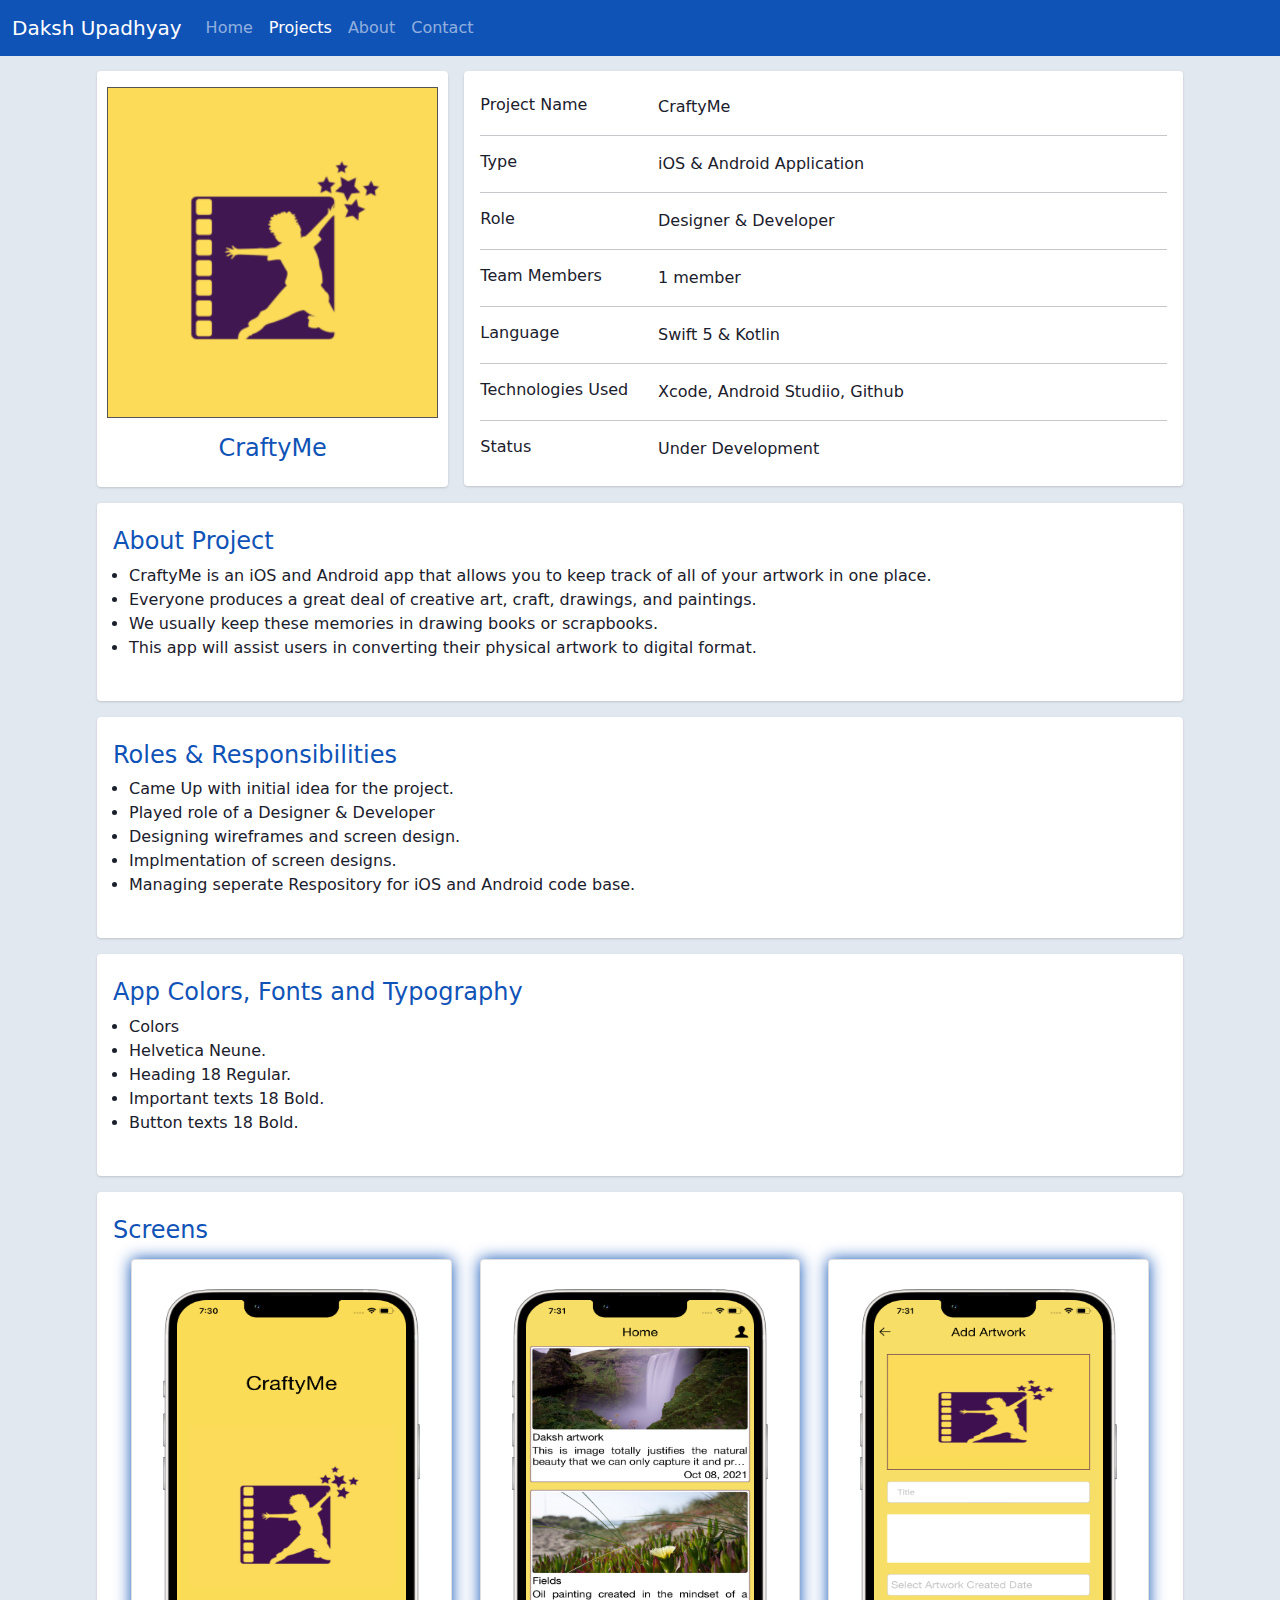
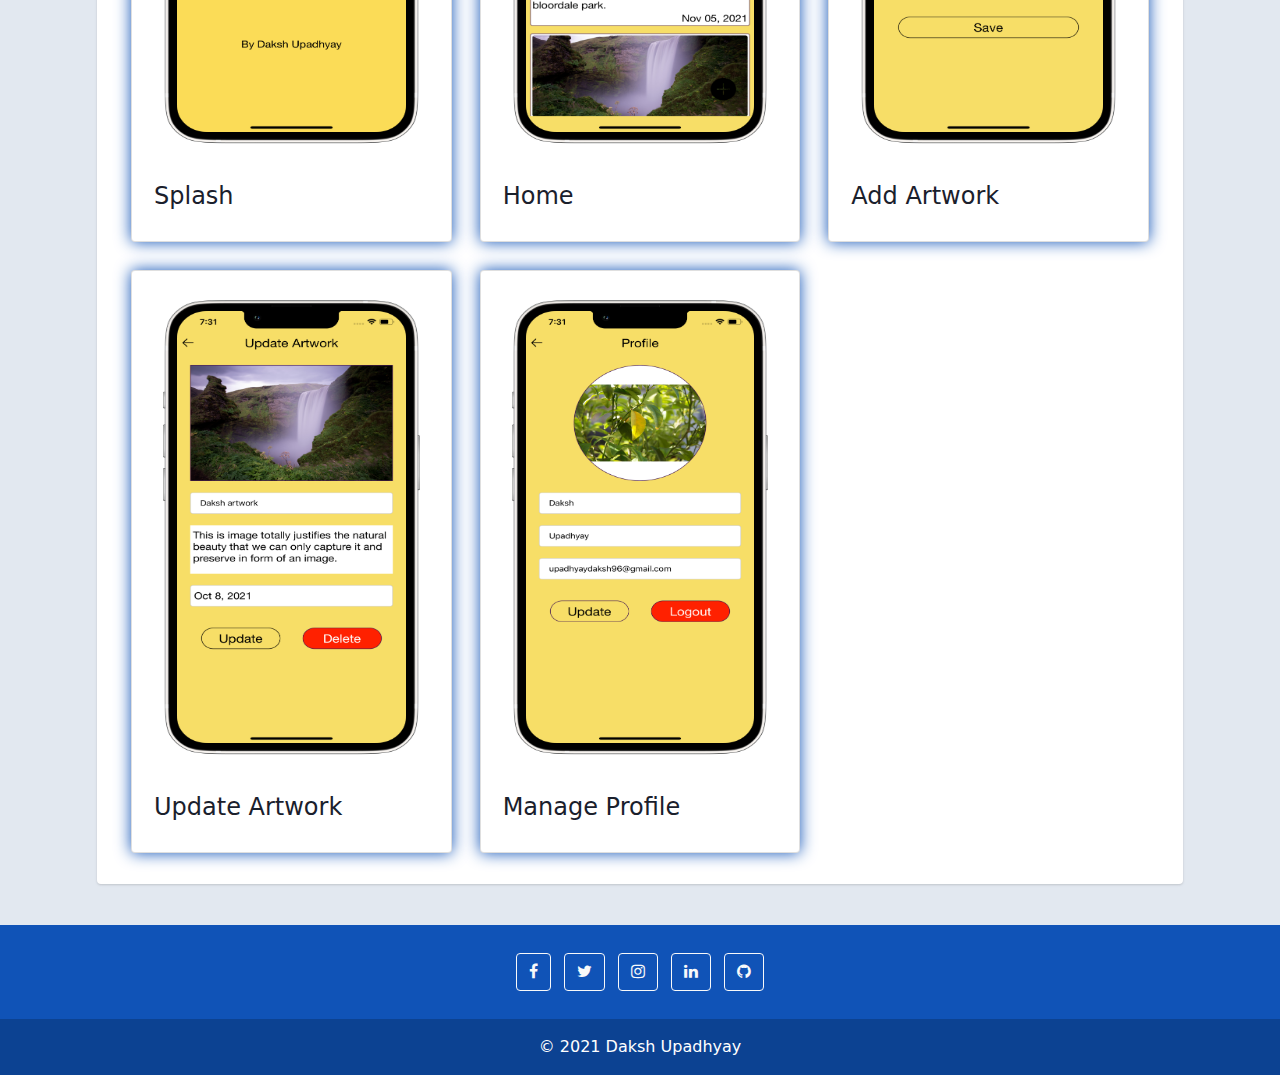
<file: craftyme.html>
<!DOCTYPE html>
<html lang="en">

<head>
  <meta charset="UTF-8">
  <meta http-equiv="X-UA-Compatible" content="IE=edge">
  <meta name="viewport" content="width=device-width, initial-scale=1.0">
  <link rel="stylesheet" type="text/css" href="./assets/css/bootstrap.min.css">
  <link rel="stylesheet" type="text/css" href="./assets/custom/style.css">
  <link rel="stylesheet" href="./assets/font-awesome/css/font-awesome.min.css">
  <link rel="shortcut icon" type="image/png" href="./assets/images/favicon.png" />
  <script type="text/javascript" src="./assets/js/bootstrap.min.js"></script>
  <title>CraftyMe</title>
</head>

<body class="du-about-body">
  <nav class="navbar navbar-expand-lg navbar-dark du-nav-bg-clr">
    <div class="container-fluid">
      <a class="navbar-brand" href="index.html">Daksh Upadhyay</a>
      <button class="navbar-toggler" type="button" data-bs-toggle="collapse" data-bs-target="#navbarNavAltMarkup"
        aria-controls="navbarNavAltMarkup" aria-expanded="false" aria-label="Toggle navigation">
        <span class="navbar-toggler-icon"></span>
      </button>
      <div class="collapse navbar-collapse" id="navbarNavAltMarkup">
        <div class="navbar-nav">
          <a class="nav-link" href="index.html">Home</a>
          <a class="nav-link active" aria-current="page" href="projects.html">Projects</a>
          <a class="nav-link" href="about.html">About</a>
          <a class="nav-link" href="contact.html">Contact</a>
        </div>
      </div>
    </div>
  </nav>
  <div class="container wrapper">
    <div class="du-main-body">
      <div class="row du-gutters-sm">
        <div class="col-md-4 du-mb-3">
          <div class="du-card">
            <div class="du-card-body">
              <div class="d-flex flex-column align-items-center text-center">
                <img src="./assets/images/craftme.png" alt="Profile" class="du-project-img">
                <div class="mt-3">
                  <h4 class="du-theme-txt-clr">CraftyMe</h4>
                </div>
              </div>
            </div>
          </div>
        </div>
        <div class="col-md-8">
          <div class="du-card du-mb-3">
            <div class="du-card-body du-mt-8 du-mb-9">
              <div class="row">
                <div class="col-sm-3">
                  <h6 class="mb-0">Project Name</h6>
                </div>
                <div class="col-sm-9">
                  CraftyMe
                </div>
              </div>
              <hr>
              <div class="row">
                <div class="col-sm-3">
                  <h6 class="mb-0">Type</h6>
                </div>
                <div class="col-sm-9">
                  iOS & Android Application
                </div>
              </div>
              <hr>
              <div class="row">
                <div class="col-sm-3">
                  <h6 class="mb-0">Role</h6>
                </div>
                <div class="col-sm-9">
                  Designer & Developer
                </div>
              </div>
              <hr>
              <div class="row">
                <div class="col-sm-3">
                  <h6 class="mb-0">Team Members</h6>
                </div>
                <div class="col-sm-9">
                  1 member
                </div>
              </div>
              <hr>
              <div class="row">
                <div class="col-sm-3">
                  <h6 class="mb-0">Language</h6>
                </div>
                <div class="col-sm-9">
                  Swift 5 & Kotlin
                </div>
              </div>
              <hr />
              <div class="row">
                <div class="col-sm-3">
                  <h6 class="mb-0">Technologies Used</h6>
                </div>
                <div class="col-sm-9">
                  Xcode, Android Studiio, Github
                </div>
              </div>
              <hr />
              <div class="row">
                <div class="col-sm-3">
                  <h6 class="mb-0">Status</h6>
                </div>
                <div class="col-sm-9">
                  Under Development
                </div>
              </div>
            </div>
          </div>
        </div>
        <div class="col-md-12">
          <div class="du-card du-mb-3">
            <div class="du-card-body du-mt-8 du-mb-9">
              <h4 class="du-theme-txt-clr">About Project</h4>
              <div class="row">
                <ul>
                  <li>CraftyMe is an iOS and Android app that allows you to keep track of all of your artwork in one
                    place.
                  <li>Everyone produces a great deal of creative art, craft, drawings, and paintings. </li>
                  <li>We usually keep these memories in drawing books or scrapbooks.</li>
                  <li>This app will assist users in converting their physical artwork to digital format.</li>
                </ul>
              </div>
            </div>
          </div>
        </div>
        <div class="col-md-12">
          <div class="du-card du-mb-3">
            <div class="du-card-body du-mt-8 du-mb-9">
              <h4 class="du-theme-txt-clr">Roles & Responsibilities</h4>
              <div class="row">
                <ul>
                  <li>Came Up with initial idea for the project.</li>
                  <li>Played role of a Designer & Developer</li>
                  <li>Designing wireframes and screen design.</li>
                  <li>Implmentation of screen designs.</li>
                  <li>Managing seperate Respository for iOS and Android code base.</li>
                </ul>
              </div>
            </div>
          </div>
        </div>
      </div>

      <!-- Typography -->
      <div class="col-md-12">
        <div class="du-card du-mb-3">
          <div class="du-card-body du-mt-8 du-mb-9">
            <h4 class="du-theme-txt-clr">App Colors, Fonts and Typography</h4>
            <div class="row">
              <ul>
                <li>Colors</li>
                <!-- Coolors Palette Widget -->
                <script src="https://coolors.co/palette-widget/widget.js"></script>
                <script
                  data-id="08250484257955419">new CoolorsPaletteWidget("08250484257955419", ["3E1150", "A18B46", "FEFFFE", "010100", "F5D656"]); </script>
                <li>Helvetica Neune.</li>
                <li>Heading 18 Regular.</li>
                <li>Important texts 18 Bold.</li>
                <li>Button texts 18 Bold.</li>
              </ul>
            </div>
          </div>
        </div>
      </div>

      <div class="col-md-12">
        <div class="du-card du-mb-3">
          <div class="du-card-body du-mt-8 du-mb-9">
            <h4 class="du-theme-txt-clr">Screens</h4>
            <div class="album">
              <div class="container">
                <div class="row row-cols-1 row-cols-sm-2 row-cols-md-3 g-3">
                  <div class="col">
                    <div class="card du-card-shadow">
                      <img src="./assets/images/craftme/craftme1.png" class="d-block w-100 du-card-img du-hgt-500"
                        alt="CraftyMe1">
                      <div class="card-body">
                        <h4 class="card-title">
                          Splash
                        </h4>
                      </div>
                    </div>
                  </div>
                  <div class="col">
                    <div class="card du-card-shadow">
                      <img src="./assets/images/craftme/craftme2.png" class="d-block w-100 du-card-img du-hgt-500"
                        alt="CraftyMe2">
                      <div class="card-body">
                        <h4 class="card-title">
                          Home
                        </h4>
                      </div>
                    </div>
                  </div>
                  <div class="col">
                    <div class="card du-card-shadow">
                      <img src="./assets/images/craftme/craftme3.png" class="d-block w-100 du-card-img du-hgt-500"
                        alt="CraftyMe3">
                      <div class="card-body">
                        <h4 class="card-title">
                          Add Artwork
                        </h4>
                      </div>
                    </div>
                  </div>
                  <div class="col">
                    <div class="card du-card-shadow">
                      <img src="./assets/images/craftme/craftme4.png" class="d-block w-100 du-card-img du-hgt-500"
                        alt="CraftyMe4">
                      <div class="card-body">
                        <h4 class="card-title">
                          Update Artwork
                        </h4>
                      </div>
                    </div>
                  </div>
                  <div class="col">
                    <div class="card du-card-shadow">
                      <img src="./assets/images/craftme/craftme5.png" class="d-block w-100 du-card-img du-hgt-500"
                        alt="CraftyMe5">
                      <div class="card-body">
                        <h4 class="card-title">
                          Manage Profile
                        </h4>
                      </div>
                    </div>
                  </div>
                </div>
              </div>
            </div>
          </div>
        </div>
      </div>
    </div>
  </div>

  <footer class="text-center text-white du-mt-10 du-theme-bg-clr">
    <!-- Grid container -->
    <div class="container p-4 pb-0">
      <!-- Section: Social media -->
      <section class="mb-4">
        <!-- Facebook -->
        <a class="btn btn-outline-light btn-floating m-1" href="https://www.facebook.com/upadhyay.daksh" target="_blank"
          role="button"><i class="fa fa-facebook-f"></i></a>

        <!-- Twitter -->
        <a class="btn btn-outline-light btn-floating m-1" href="https://twitter.com/daksh_upadhyay_" target="_blank"
          role="button"><i class="fa fa-twitter"></i></a>

        <!-- Instagram -->
        <a class="btn btn-outline-light btn-floating m-1" href="https://www.instagram.com/daksh_upadhyay_/"
          target="_blank" role="button"><i class="fa fa-instagram"></i></a>

        <!-- Linkedin -->
        <a class="btn btn-outline-light btn-floating m-1" href="https://www.linkedin.com/in/daksh-upadhyay-08071996"
          target="_blank" role="button"><i class="fa fa-linkedin"></i></a>

        <!-- Github -->
        <a class="btn btn-outline-light btn-floating m-1" href="https://github.com/upadhyaydaksh" target="_blank"
          role="button"><i class="fa fa-github"></i></a>
      </section>
      <!-- Section: Social media -->
    </div>
    <!-- Grid container -->

    <!-- Copyright -->
    <div class="text-center p-3" style="background-color: rgba(0, 0, 0, 0.2);">
      © 2021 Daksh Upadhyay
    </div>
    <!-- Copyright -->
  </footer>
</body>

</html>
</file>
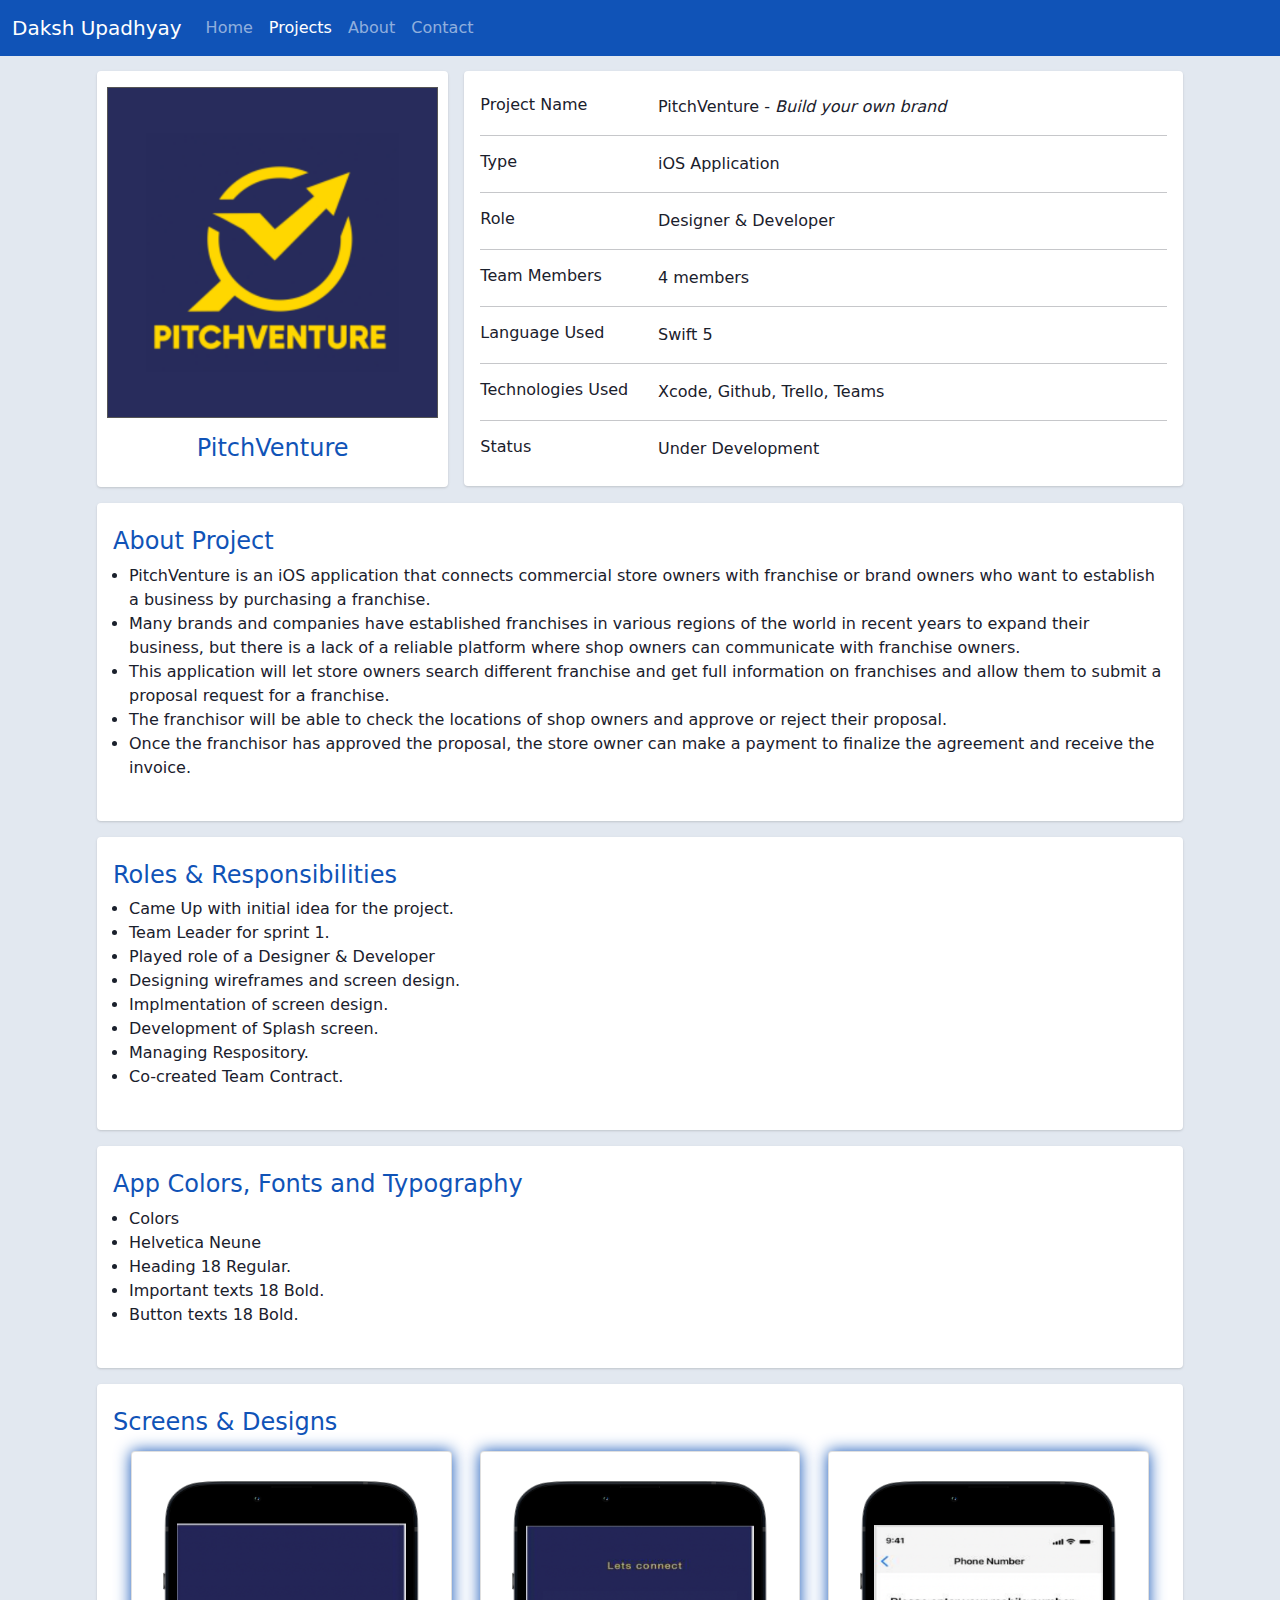
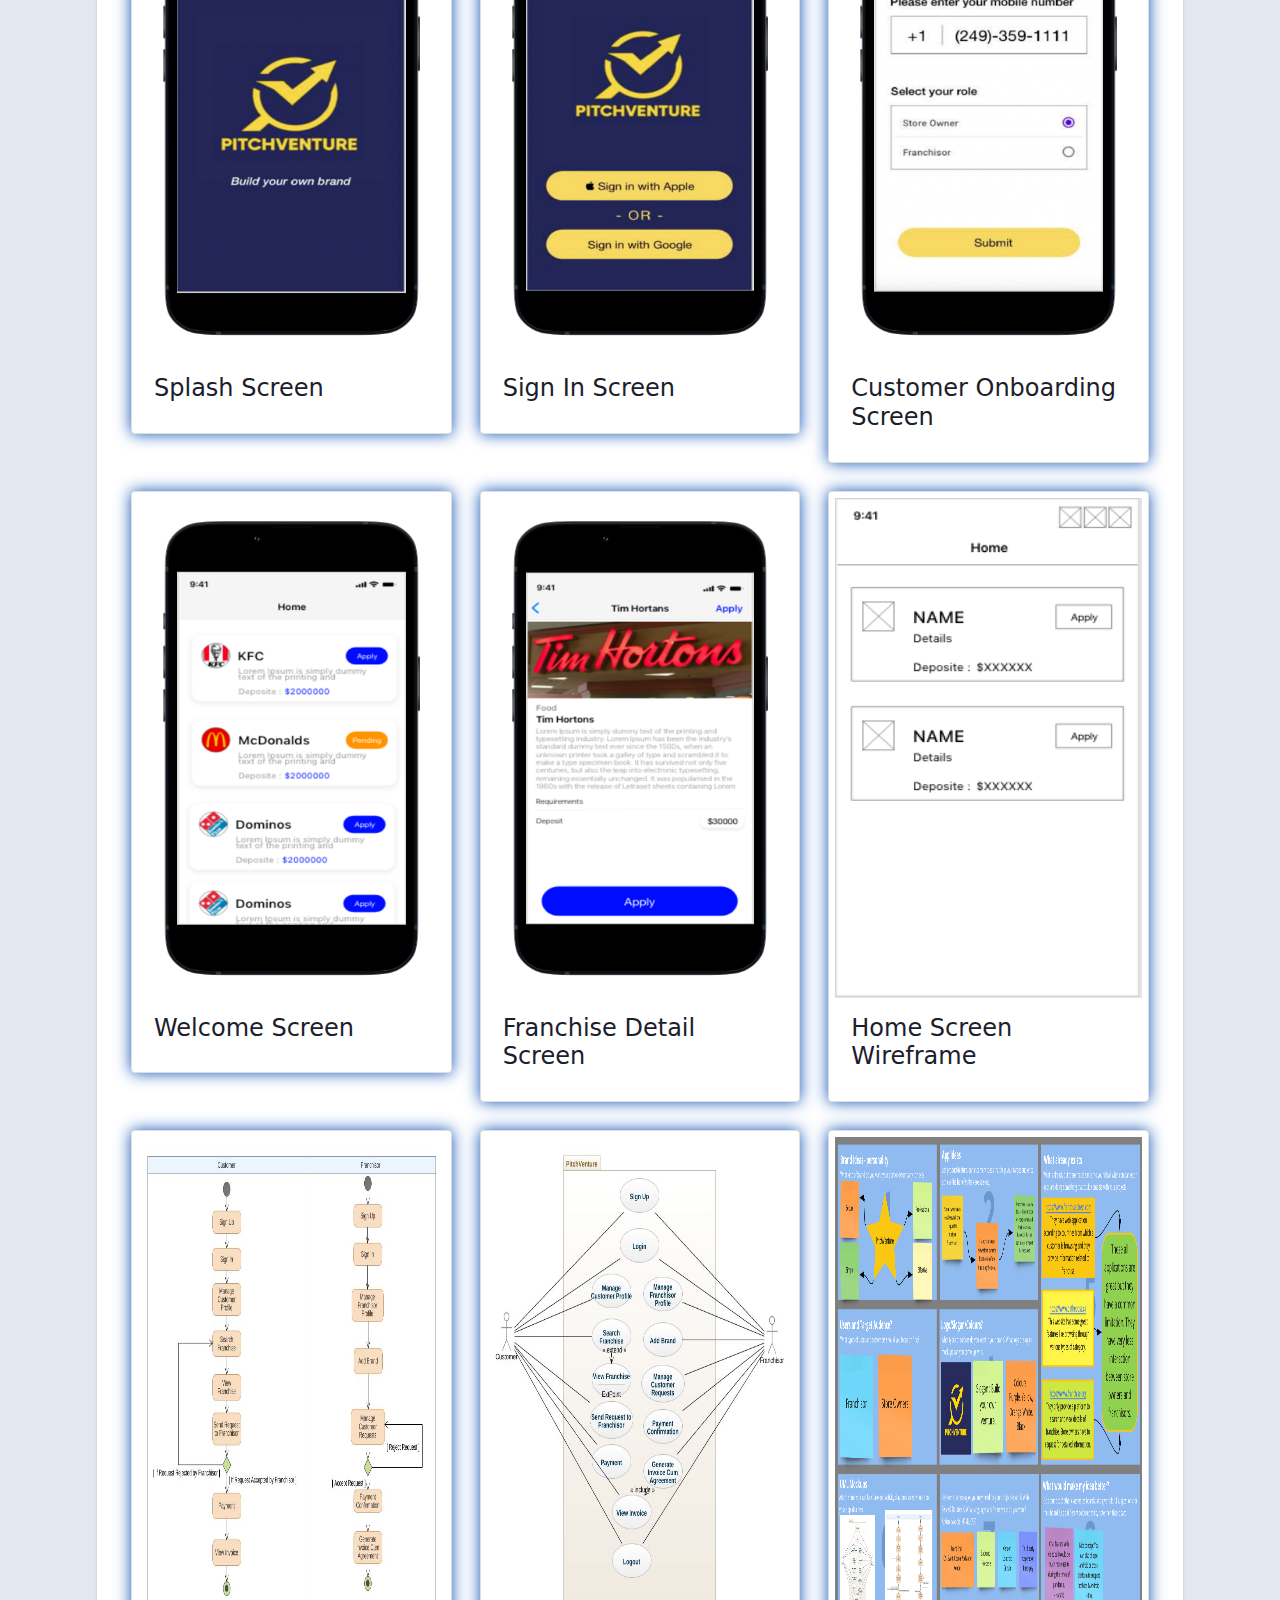
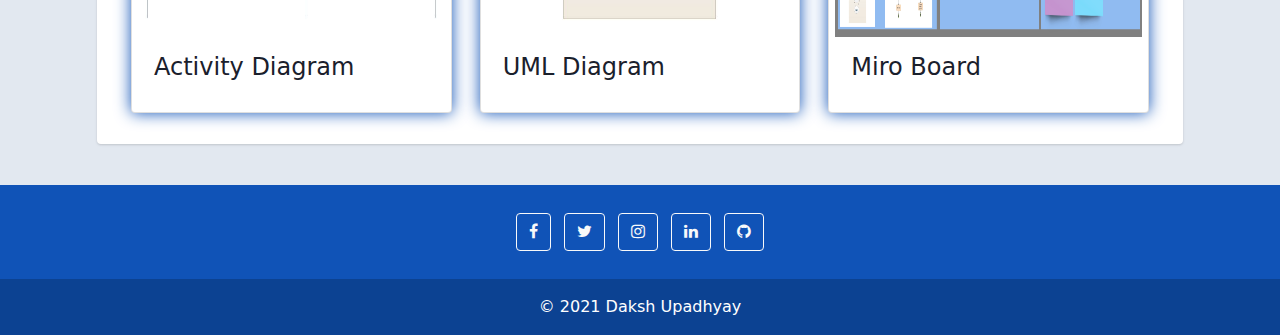
<file: pitchventure.html>
<!DOCTYPE html>
<html lang="en">

<head>
  <meta charset="UTF-8">
  <meta http-equiv="X-UA-Compatible" content="IE=edge">
  <meta name="viewport" content="width=device-width, initial-scale=1.0">
  <link rel="stylesheet" type="text/css" href="./assets/css/bootstrap.min.css">
  <link rel="stylesheet" type="text/css" href="./assets/custom/style.css">
  <link rel="stylesheet" href="./assets/font-awesome/css/font-awesome.min.css">
  <link rel="shortcut icon" type="image/png" href="./assets/images/favicon.png" />
  <script type="text/javascript" src="./assets/js/bootstrap.min.js"></script>
  <title>PitchVenture</title>
</head>

<body class="du-about-body">
  <nav class="navbar navbar-expand-lg navbar-dark du-nav-bg-clr">
    <div class="container-fluid">
      <a class="navbar-brand" href="index.html">Daksh Upadhyay</a>
      <button class="navbar-toggler" type="button" data-bs-toggle="collapse" data-bs-target="#navbarNavAltMarkup"
        aria-controls="navbarNavAltMarkup" aria-expanded="false" aria-label="Toggle navigation">
        <span class="navbar-toggler-icon"></span>
      </button>
      <div class="collapse navbar-collapse" id="navbarNavAltMarkup">
        <div class="navbar-nav">
          <a class="nav-link" href="index.html">Home</a>
          <a class="nav-link active" aria-current="page" href="projects.html">Projects</a>
          <a class="nav-link" href="about.html">About</a>
          <a class="nav-link" href="contact.html">Contact</a>
        </div>
      </div>
    </div>
  </nav>
  <div class="container wrapper">
    <div class="du-main-body">
      <div class="row du-gutters-sm">
        <div class="col-md-4 du-mb-3">
          <div class="du-card">
            <div class="du-card-body">
              <div class="d-flex flex-column align-items-center text-center">
                <img src="./assets/images/pitchventure.png" alt="Profile" class="du-project-img">
                <div class="mt-3">
                  <h4 class="du-theme-txt-clr">PitchVenture</h4>
                </div>
              </div>
            </div>
          </div>
        </div>
        <div class="col-md-8">
          <div class="du-card du-mb-3">
            <div class="du-card-body du-mt-8 du-mb-9">
              <div class="row">
                <div class="col-sm-3">
                  <h6 class="mb-0">Project Name</h6>
                </div>
                <div class="col-sm-9">
                  PitchVenture - <em>Build your own brand</em>
                </div>
              </div>
              <hr>
              <div class="row">
                <div class="col-sm-3">
                  <h6 class="mb-0">Type</h6>
                </div>
                <div class="col-sm-9">
                  iOS Application
                </div>
              </div>
              <hr>
              <div class="row">
                <div class="col-sm-3">
                  <h6 class="mb-0">Role</h6>
                </div>
                <div class="col-sm-9">
                  Designer & Developer
                </div>
              </div>
              <hr>
              <div class="row">
                <div class="col-sm-3">
                  <h6 class="mb-0">Team Members</h6>
                </div>
                <div class="col-sm-9">
                  4 members
                </div>
              </div>
              <hr>
              <div class="row">
                <div class="col-sm-3">
                  <h6 class="mb-0">Language Used</h6>
                </div>
                <div class="col-sm-9">
                  Swift 5
                </div>
              </div>
              <hr />
              <div class="row">
                <div class="col-sm-3">
                  <h6 class="mb-0">Technologies Used</h6>
                </div>
                <div class="col-sm-9">
                  Xcode, Github, Trello, Teams
                </div>
              </div>
              <hr />
              <div class="row">
                <div class="col-sm-3">
                  <h6 class="mb-0">Status</h6>
                </div>
                <div class="col-sm-9">
                  Under Development
                </div>
              </div>
            </div>
          </div>
        </div>
        <div class="col-md-12">
          <div class="du-card du-mb-3">
            <div class="du-card-body du-mt-8 du-mb-9">
              <h4 class="du-theme-txt-clr">About Project</h4>
              <div class="row">
                <ul>
                  <li>PitchVenture is an iOS application that connects commercial store owners with franchise or brand
                    owners who want to establish a business by purchasing a franchise. </li>
                  <li>Many brands and companies have established franchises in various regions of the world in recent
                    years to expand their business, but there is a lack of a reliable platform where shop owners can
                    communicate with franchise owners. </li>
                  <li>This application will let store owners search different franchise and get full information on
                    franchises and allow them to submit a proposal request for a franchise. </li>
                  <li>The franchisor will be able to check the locations of shop owners and approve or reject their
                    proposal. </li>
                  <li>Once the franchisor has approved the proposal, the store owner can make a payment to finalize the
                    agreement and receive the invoice.</li>
                </ul>
              </div>
            </div>
          </div>
        </div>
        <div class="col-md-12">
          <div class="du-card du-mb-3">
            <div class="du-card-body du-mt-8 du-mb-9">
              <h4 class="du-theme-txt-clr">Roles & Responsibilities</h4>
              <div class="row">
                <ul>
                  <li>Came Up with initial idea for the project.</li>
                  <li>Team Leader for sprint 1.</li>
                  <li>Played role of a Designer & Developer</li>
                  <li>Designing wireframes and screen design.</li>
                  <li>Implmentation of screen design.</li>
                  <li>Development of Splash screen.</li>
                  <li>Managing Respository.</li>
                  <li>Co-created Team Contract.</li>
                </ul>
              </div>
            </div>
          </div>
        </div>

        <!-- Typography -->
        <div class="col-md-12">
          <div class="du-card du-mb-3">
            <div class="du-card-body du-mt-8 du-mb-9">
              <h4 class="du-theme-txt-clr">App Colors, Fonts and Typography</h4>
              <div class="row">
                <ul>
                  <!-- <li>Yellow, white, black, Han Purple and Neon Carrot.</li> -->
                  <!-- Coolors Palette Widget -->
                  <li>Colors</li>
                  <script src="https://coolors.co/palette-widget/widget.js"></script>
                  <script
                    data-id="0869466079937474">new CoolorsPaletteWidget("0869466079937474", ["FE9500", "010001", "FEFFFE", "CA2327", "303235", "0109FE"]); </script>
                  <li>Helvetica Neune</li>
                  <li>Heading 18 Regular.</li>
                  <li>Important texts 18 Bold.</li>
                  <li>Button texts 18 Bold.</li>
                </ul>
              </div>
            </div>
          </div>
        </div>

      </div>
      <div class="col-md-12">
        <div class="du-card du-mb-3">
          <div class="du-card-body du-mt-8 du-mb-9">
            <h4 class="du-theme-txt-clr">Screens & Designs</h4>
            <div class="album">
              <div class="container">
                <div class="row row-cols-1 row-cols-sm-2 row-cols-md-3 g-3">
                  <div class="col">
                    <div class="card du-card-shadow">
                      <img src="./assets/images/pitchventure/pitchventure1.png"
                        class="d-block w-100 du-card-img du-hgt-500" alt="PitchVenture1">
                      <div class="card-body">
                        <h4 class="card-title">
                          Splash Screen
                        </h4>
                      </div>
                    </div>
                  </div>
                  <div class="col">
                    <div class="card du-card-shadow">
                      <img src="./assets/images/pitchventure/pitchventure2.png"
                        class="d-block w-100 du-card-img du-hgt-500" alt="PitchVenture2">
                      <div class="card-body">
                        <h4 class="card-title">
                          Sign In Screen
                        </h4>
                      </div>
                    </div>
                  </div>
                  <div class="col">
                    <div class="card du-card-shadow">
                      <img src="./assets/images/pitchventure/pitchventure3.png"
                        class="d-block w-100 du-card-img du-hgt-500" alt="PitchVenture3">
                      <div class="card-body">
                        <h4 class="card-title">
                          Customer Onboarding Screen
                        </h4>
                      </div>
                    </div>
                  </div>
                  <div class="col">
                    <div class="card du-card-shadow">
                      <img src="./assets/images/pitchventure/pitchventure4.png"
                        class="d-block w-100 du-card-img du-hgt-500" alt="PitchVenture4">
                      <div class="card-body">
                        <h4 class="card-title">
                          Welcome Screen
                        </h4>
                      </div>
                    </div>
                  </div>
                  <div class="col">
                    <div class="card du-card-shadow">
                      <img src="./assets/images/pitchventure/pitchventure5.png"
                        class="d-block w-100 du-card-img du-hgt-500" alt="PitchVenture5">
                      <div class="card-body">
                        <h4 class="card-title">
                          Franchise Detail Screen
                        </h4>
                      </div>
                    </div>
                  </div>
                  <div class="col">
                    <div class="card du-card-shadow">
                      <img src="./assets/images/pitchventure/pitchventure6.png"
                        class="d-block w-100 du-card-img du-hgt-500" alt="PitchVenture6">
                      <div class="card-body">
                        <h4 class="card-title">
                          Home Screen Wireframe
                        </h4>
                      </div>
                    </div>
                  </div>
                  <div class="col">
                    <div class="card du-card-shadow">
                      <img src="./assets/images/pitchventure/pitchventure7.jpeg"
                        class="d-block w-100 du-card-img du-hgt-500" alt="PitchVenture7">
                      <div class="card-body">
                        <h4 class="card-title">
                          Activity Diagram
                        </h4>
                      </div>
                    </div>
                  </div>
                  <div class="col">
                    <div class="card du-card-shadow">
                      <img src="./assets/images/pitchventure/pitchventure8.jpeg"
                        class="d-block w-100 du-card-img du-hgt-500" alt="PitchVenture8">
                      <div class="card-body">
                        <h4 class="card-title">
                          UML Diagram
                        </h4>
                      </div>
                    </div>
                  </div>
                  <div class="col">
                    <div class="card du-card-shadow">
                      <img src="./assets/images/pitchventure/pitchventure9.png"
                        class="d-block w-100 du-card-img du-hgt-500" alt="PitchVenture9">
                      <div class="card-body">
                        <h4 class="card-title">
                          Miro Board
                        </h4>
                      </div>
                    </div>
                  </div>
                </div>
              </div>
            </div>
          </div>
        </div>
      </div>
    </div>
  </div>

  <footer class="text-center text-white du-mt-10 du-theme-bg-clr">
    <!-- Grid container -->
    <div class="container p-4 pb-0">
      <!-- Section: Social media -->
      <section class="mb-4">
        <!-- Facebook -->
        <a class="btn btn-outline-light btn-floating m-1" href="https://www.facebook.com/upadhyay.daksh" target="_blank"
          role="button"><i class="fa fa-facebook-f"></i></a>

        <!-- Twitter -->
        <a class="btn btn-outline-light btn-floating m-1" href="https://twitter.com/daksh_upadhyay_" target="_blank"
          role="button"><i class="fa fa-twitter"></i></a>

        <!-- Instagram -->
        <a class="btn btn-outline-light btn-floating m-1" href="https://www.instagram.com/daksh_upadhyay_/"
          target="_blank" role="button"><i class="fa fa-instagram"></i></a>

        <!-- Linkedin -->
        <a class="btn btn-outline-light btn-floating m-1" href="https://www.linkedin.com/in/daksh-upadhyay-08071996"
          target="_blank" role="button"><i class="fa fa-linkedin"></i></a>

        <!-- Github -->
        <a class="btn btn-outline-light btn-floating m-1" href="https://github.com/upadhyaydaksh" target="_blank"
          role="button"><i class="fa fa-github"></i></a>
      </section>
      <!-- Section: Social media -->
    </div>
    <!-- Grid container -->

    <!-- Copyright -->
    <div class="text-center p-3" style="background-color: rgba(0, 0, 0, 0.2);">
      © 2021 Daksh Upadhyay
    </div>
    <!-- Copyright -->
  </footer>
</body>

</html>
</file>
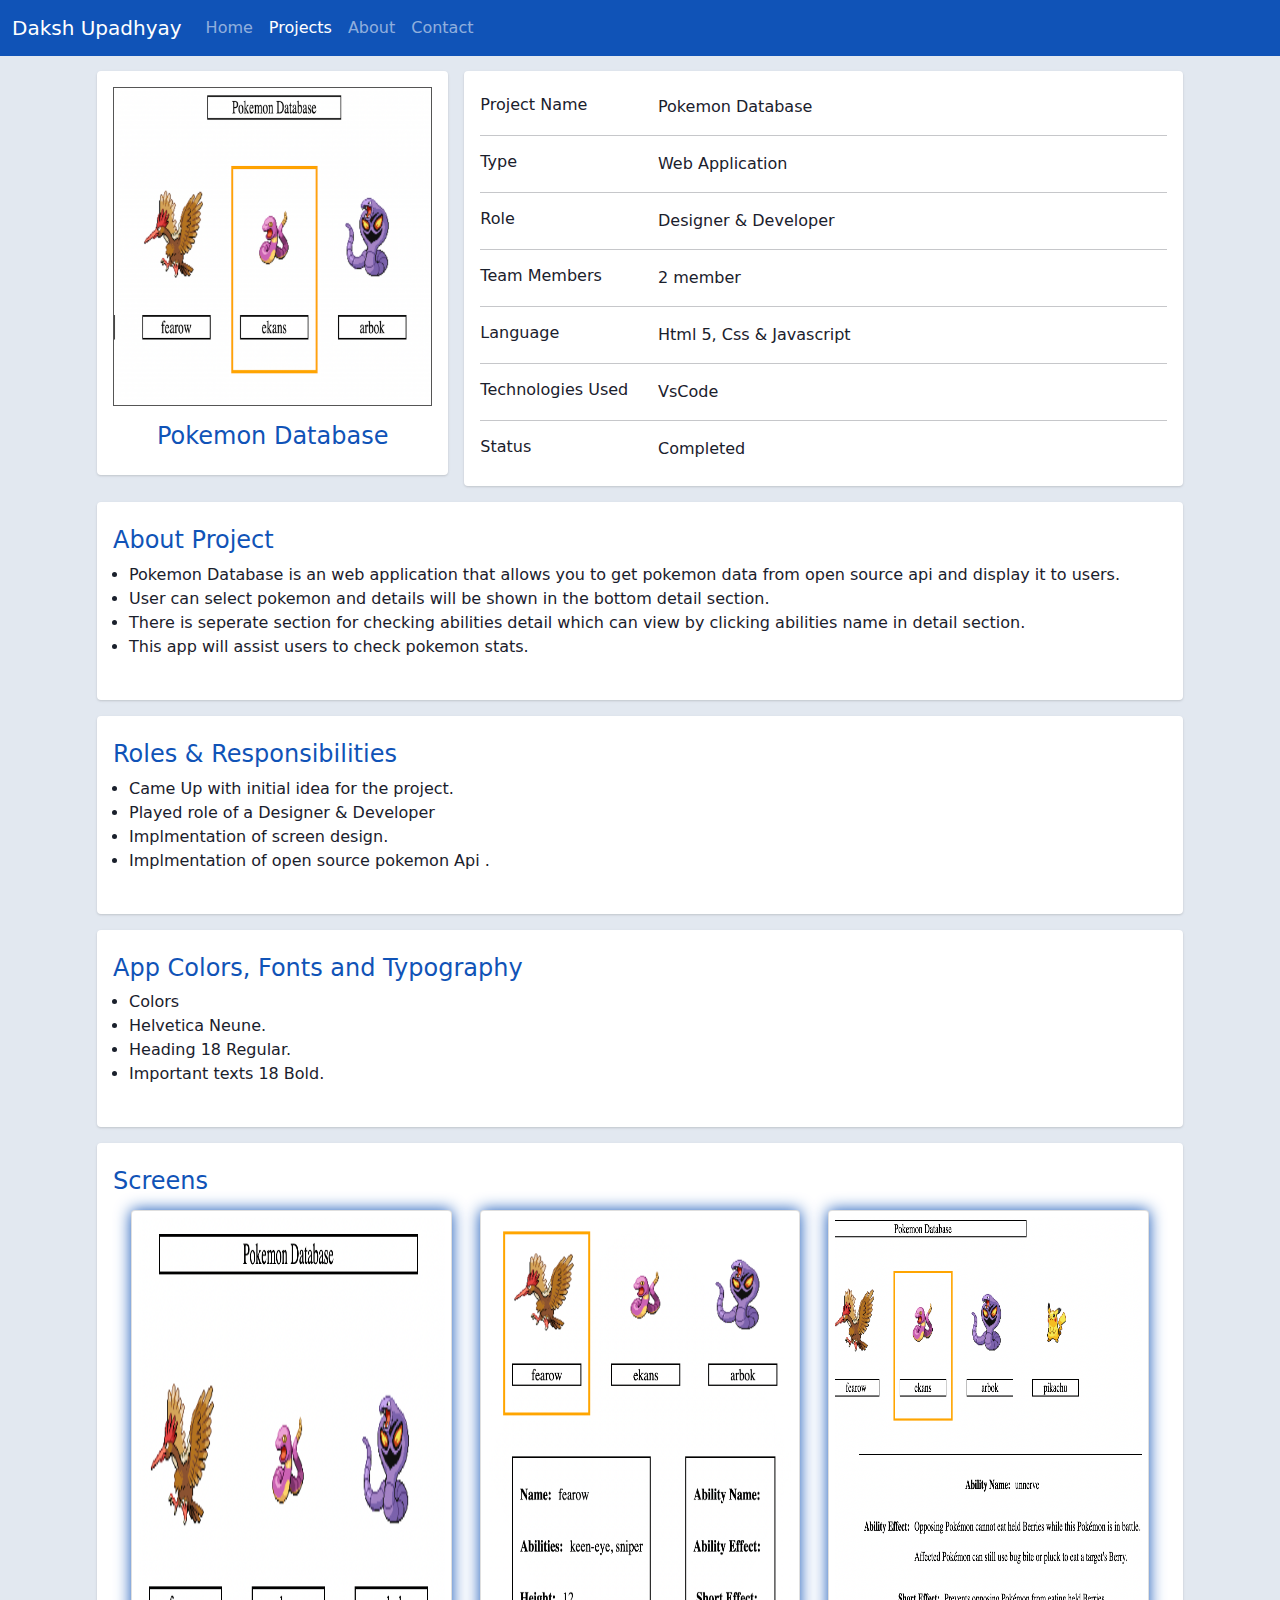
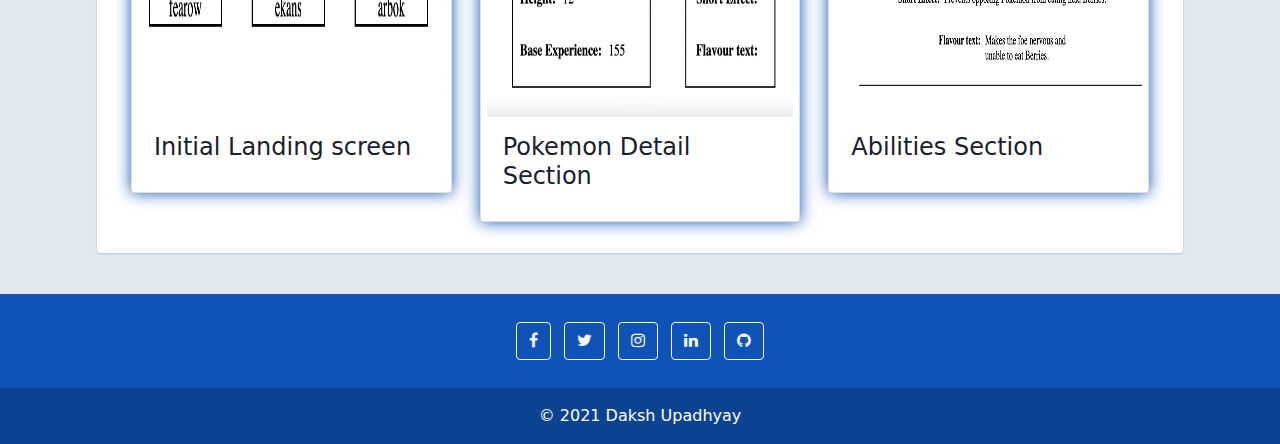
<file: pokemon.html>
<!DOCTYPE html>
<html lang="en">

<head>
    <meta charset="UTF-8">
    <meta http-equiv="X-UA-Compatible" content="IE=edge">
    <meta name="viewport" content="width=device-width, initial-scale=1.0">
    <link rel="stylesheet" type="text/css" href="./assets/css/bootstrap.min.css">
    <link rel="stylesheet" type="text/css" href="./assets/custom/style.css">
    <link rel="stylesheet" href="./assets/font-awesome/css/font-awesome.min.css">
    <link rel="shortcut icon" type="image/png" href="./assets/images/favicon.png" />
    <script type="text/javascript" src="./assets/js/bootstrap.min.js"></script>
    <title>Pokemon Database</title>
</head>

<body class="du-about-body">
    <nav class="navbar navbar-expand-lg navbar-dark du-nav-bg-clr">
        <div class="container-fluid">
            <a class="navbar-brand" href="index.html">Daksh Upadhyay</a>
            <button class="navbar-toggler" type="button" data-bs-toggle="collapse" data-bs-target="#navbarNavAltMarkup"
                aria-controls="navbarNavAltMarkup" aria-expanded="false" aria-label="Toggle navigation">
                <span class="navbar-toggler-icon"></span>
            </button>
            <div class="collapse navbar-collapse" id="navbarNavAltMarkup">
                <div class="navbar-nav">
                    <a class="nav-link" href="index.html">Home</a>
                    <a class="nav-link active" aria-current="page" href="projects.html">Projects</a>
                    <a class="nav-link" href="about.html">About</a>
                    <a class="nav-link" href="contact.html">Contact</a>
                </div>
            </div>
        </div>
    </nav>
    <div class="container wrapper">
        <div class="du-main-body">
            <div class="row du-gutters-sm">
                <div class="col-md-4 du-mb-3">
                    <div class="du-card">
                        <div class="du-card-body">
                            <div class="d-flex flex-column align-items-center text-center">
                                <img src="./assets/images/pokemonDatabase.png" alt="Profile"
                                    class="img-fluid du-project-img">
                                <div class="mt-3">
                                    <h4 class="du-theme-txt-clr">Pokemon Database</h4>
                                </div>
                            </div>
                        </div>
                    </div>
                </div>
                <div class="col-md-8">
                    <div class="du-card du-mb-3">
                        <div class="du-card-body du-mt-8 du-mb-9">
                            <div class="row">
                                <div class="col-sm-3">
                                    <h6 class="mb-0">Project Name</h6>
                                </div>
                                <div class="col-sm-9">
                                    Pokemon Database
                                </div>
                            </div>
                            <hr>
                            <div class="row">
                                <div class="col-sm-3">
                                    <h6 class="mb-0">Type</h6>
                                </div>
                                <div class="col-sm-9">
                                    Web Application
                                </div>
                            </div>
                            <hr>
                            <div class="row">
                                <div class="col-sm-3">
                                    <h6 class="mb-0">Role</h6>
                                </div>
                                <div class="col-sm-9">
                                    Designer & Developer
                                </div>
                            </div>
                            <hr>
                            <div class="row">
                                <div class="col-sm-3">
                                    <h6 class="mb-0">Team Members</h6>
                                </div>
                                <div class="col-sm-9">
                                    2 member
                                </div>
                            </div>
                            <hr>
                            <div class="row">
                                <div class="col-sm-3">
                                    <h6 class="mb-0">Language</h6>
                                </div>
                                <div class="col-sm-9">
                                    Html 5, Css & Javascript
                                </div>
                            </div>
                            <hr />
                            <div class="row">
                                <div class="col-sm-3">
                                    <h6 class="mb-0">Technologies Used</h6>
                                </div>
                                <div class="col-sm-9">
                                    VsCode
                                </div>
                            </div>
                            <hr />
                            <div class="row">
                                <div class="col-sm-3">
                                    <h6 class="mb-0">Status</h6>
                                </div>
                                <div class="col-sm-9">
                                    Completed
                                </div>
                            </div>
                        </div>
                    </div>
                </div>
                <div class="col-md-12">
                    <div class="du-card du-mb-3">
                        <div class="du-card-body du-mt-8 du-mb-9">
                            <h4 class="du-theme-txt-clr">About Project</h4>
                            <div class="row">
                                <ul>
                                    <li>Pokemon Database is an web application that allows you to get pokemon data from
                                        open source api and display it to users.
                                    <li>User can select pokemon and details will be shown in the bottom detail section.
                                    </li>
                                    <li>There is seperate section for checking abilities detail which can view by
                                        clicking abilities name in detail section.</li>
                                    <li>This app will assist users to check pokemon stats.</li>
                                </ul>
                            </div>
                        </div>
                    </div>
                </div>
                <div class="col-md-12">
                    <div class="du-card du-mb-3">
                        <div class="du-card-body du-mt-8 du-mb-9">
                            <h4 class="du-theme-txt-clr">Roles & Responsibilities</h4>
                            <div class="row">
                                <ul>
                                    <li>Came Up with initial idea for the project.</li>
                                    <li>Played role of a Designer & Developer</li>
                                    <li>Implmentation of screen design.</li>
                                    <li>Implmentation of open source pokemon Api .</li>
                                </ul>
                            </div>
                        </div>
                    </div>
                </div>
            </div>

            <!-- Typography -->
            <div class="col-md-12">
                <div class="du-card du-mb-3">
                    <div class="du-card-body du-mt-8 du-mb-9">
                        <h4 class="du-theme-txt-clr">App Colors, Fonts and Typography</h4>
                        <div class="row">
                            <ul>
                                <li>Colors</li>
                                <!-- Coolors Palette Widget -->
                                <script src="https://coolors.co/palette-widget/widget.js"></script>
                                <script
                                    data-id="08401785904668184">new CoolorsPaletteWidget("08401785904668184", ["912423", "FFFFFF", "F1BC29", "393839", "5B4283", "846646", "7E717B"]); </script>
                                <li>Helvetica Neune.</li>
                                <li>Heading 18 Regular.</li>
                                <li>Important texts 18 Bold.</li>
                            </ul>
                        </div>
                    </div>
                </div>
            </div>

            <div class="col-md-12">
                <div class="du-card du-mb-3">
                    <div class="du-card-body du-mt-8 du-mb-9">
                        <h4 class="du-theme-txt-clr">Screens</h4>
                        <div class="album">
                            <div class="container">
                                <div class="row row-cols-1 row-cols-sm-2 row-cols-md-3 g-3">
                                    <div class="col">
                                        <div class="card du-card-shadow">
                                            <img src="./assets/images/pokemon/pokemon1.png"
                                                class="d-block w-100 du-card-img du-hgt-500" alt="Pokemon1">
                                            <div class="card-body">
                                                <h4 class="card-title">
                                                    Initial Landing screen
                                                </h4>
                                            </div>
                                        </div>
                                    </div>
                                    <div class="col">
                                        <div class="card du-card-shadow">
                                            <img src="./assets/images/pokemon/pokemon4.png"
                                                class="d-block w-100 du-card-img du-hgt-500" alt="Pokemon2">
                                            <div class="card-body">
                                                <h4 class="card-title">
                                                    Pokemon Detail Section
                                                </h4>
                                            </div>
                                        </div>
                                    </div>
                                    <div class="col">
                                        <div class="card du-card-shadow">
                                            <img src="./assets/images/pokemon/pokemon3.png"
                                                class="d-block w-100 du-card-img du-hgt-500" alt="Pokemon3">
                                            <div class="card-body">
                                                <h4 class="card-title">
                                                    Abilities Section
                                                </h4>
                                            </div>
                                        </div>
                                    </div>
                                </div>
                            </div>
                        </div>
                    </div>
                </div>
            </div>
        </div>
    </div>

    <footer class="text-center text-white du-mt-10 du-theme-bg-clr">
        <!-- Grid container -->
        <div class="container p-4 pb-0">
            <!-- Section: Social media -->
            <section class="mb-4">
                <!-- Facebook -->
                <a class="btn btn-outline-light btn-floating m-1" href="https://www.facebook.com/upadhyay.daksh"
                    target="_blank" role="button"><i class="fa fa-facebook-f"></i></a>

                <!-- Twitter -->
                <a class="btn btn-outline-light btn-floating m-1" href="https://twitter.com/daksh_upadhyay_"
                    target="_blank" role="button"><i class="fa fa-twitter"></i></a>

                <!-- Instagram -->
                <a class="btn btn-outline-light btn-floating m-1" href="https://www.instagram.com/daksh_upadhyay_/"
                    target="_blank" role="button"><i class="fa fa-instagram"></i></a>

                <!-- Linkedin -->
                <a class="btn btn-outline-light btn-floating m-1"
                    href="https://www.linkedin.com/in/daksh-upadhyay-08071996" target="_blank" role="button"><i
                        class="fa fa-linkedin"></i></a>

                <!-- Github -->
                <a class="btn btn-outline-light btn-floating m-1" href="https://github.com/upadhyaydaksh"
                    target="_blank" role="button"><i class="fa fa-github"></i></a>
            </section>
            <!-- Section: Social media -->
        </div>
        <!-- Grid container -->

        <!-- Copyright -->
        <div class="text-center p-3" style="background-color: rgba(0, 0, 0, 0.2);">
            © 2021 Daksh Upadhyay
        </div>
        <!-- Copyright -->
    </footer>
</body>

</html>
</file>
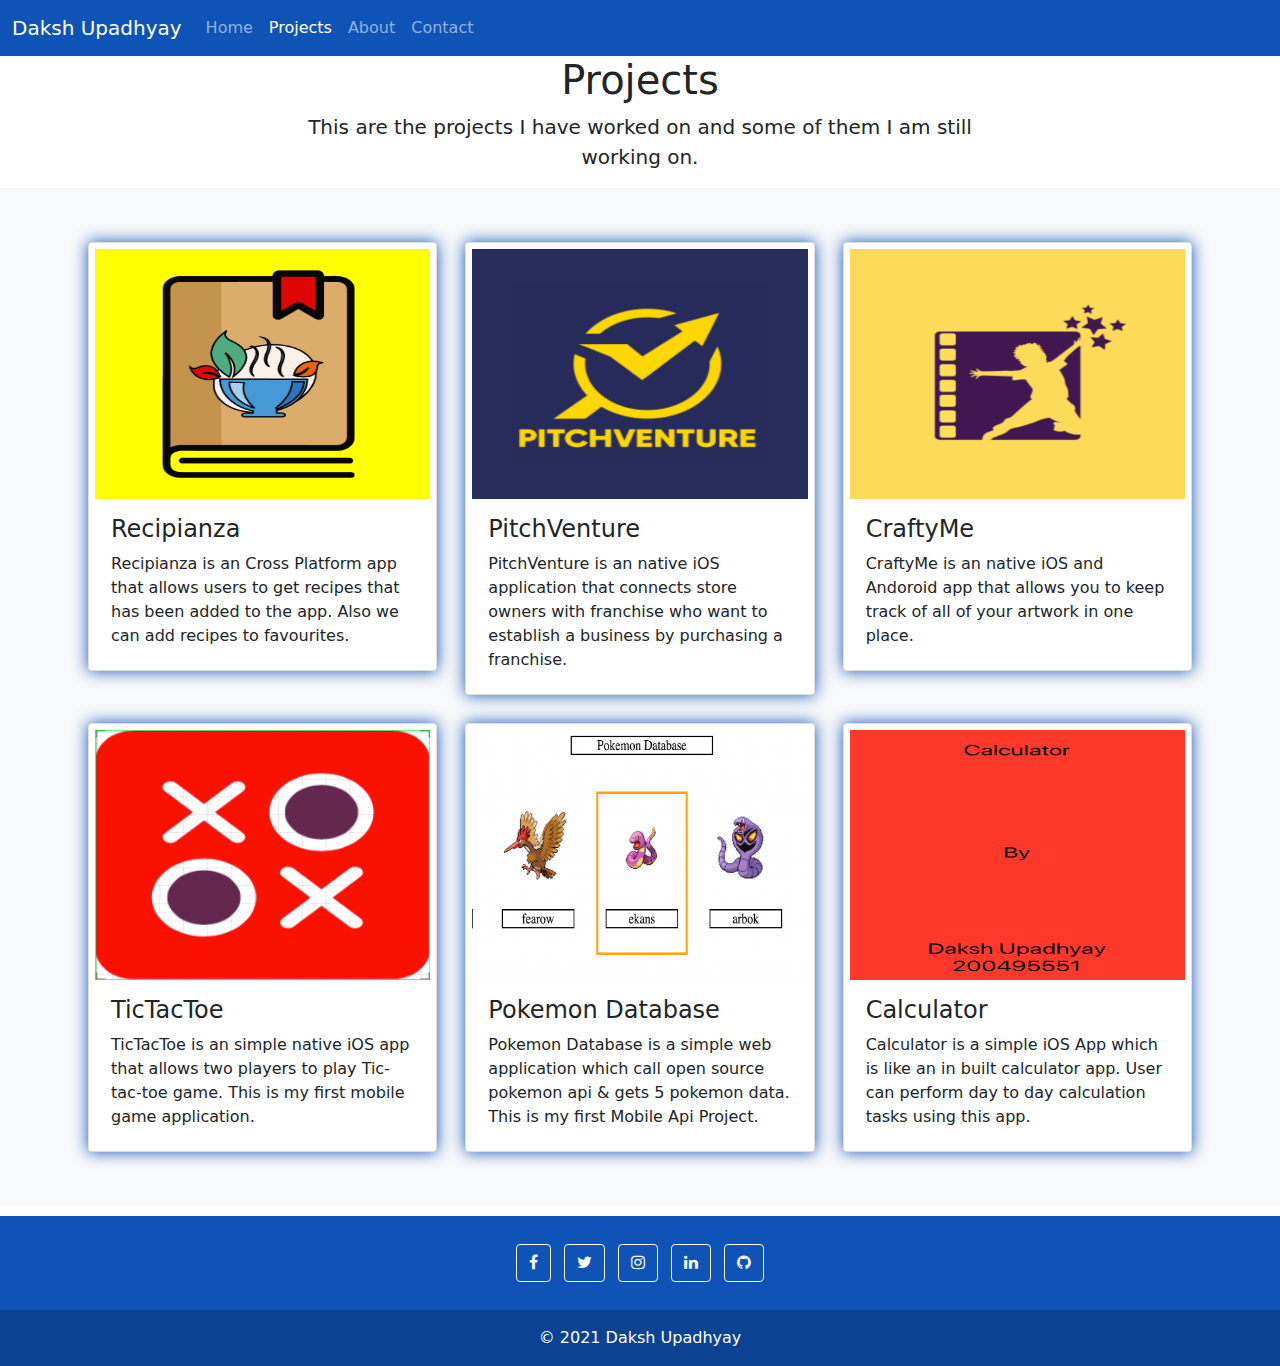
<file: projects.html>
<!DOCTYPE html>
<html lang="en">

<head>
  <meta charset="UTF-8">
  <meta http-equiv="X-UA-Compatible" content="IE=edge">
  <meta name="viewport" content="width=device-width, initial-scale=1.0">
  <link rel="stylesheet" type="text/css" href="./assets/css/bootstrap.min.css">
  <link rel="stylesheet" type="text/css" href="./assets/custom/style.css">
  <link rel="stylesheet" href="./assets/font-awesome/css/font-awesome.min.css">
  <link rel="shortcut icon" type="image/png" href="./assets/images/favicon.png" />
  <script type="text/javascript" src="./assets/js/bootstrap.min.js"></script>
  <title>Projects</title>
</head>

<body>
  <nav class="navbar navbar-expand-lg navbar-dark du-nav-bg-clr">
    <div class="container-fluid">
      <a class="navbar-brand" href="index.html">Daksh Upadhyay</a>
      <button class="navbar-toggler" type="button" data-bs-toggle="collapse" data-bs-target="#navbarNavAltMarkup"
        aria-controls="navbarNavAltMarkup" aria-expanded="false" aria-label="Toggle navigation">
        <span class="navbar-toggler-icon"></span>
      </button>
      <div class="collapse navbar-collapse" id="navbarNavAltMarkup">
        <div class="navbar-nav">
          <a class="nav-link" href="index.html">Home</a>
          <a class="nav-link active" aria-current="page" href="projects.html">Projects</a>
          <a class="nav-link" href="about.html">About</a>
          <a class="nav-link" href="contact.html">Contact</a>
        </div>
      </div>
    </div>
  </nav>
  <main class="wrapper">
    <section class="text-center container">
      <div class="row du-projects-mg-xy">
        <div class="col-6 col-md-8 mx-auto">
          <h1 class="fw-light">Projects</h1>
          <p class="lead">
            This are the projects I have worked on and some of them I am still working on.
          </p>
        </div>
      </div>
    </section>
    <div class="album py-5 bg-light">
      <div class="container">
        <div class="row row-cols-1 row-cols-sm-2 row-cols-md-3 g-3">
          <div class="col">
            <a href="./recipianza.html" class="du-projects-desc-text">
              <div class="card du-card-shadow">
                <img src="./assets/images/recipianza.png" class="d-block w-100 du-card-img du-hgt-250 du-bg-yellow"
                  alt="Recipianza">
                <div class="card-body">
                  <h4 class="card-title">
                    Recipianza
                  </h4>
                  <p class="card-text">
                    Recipianza is an Cross Platform app that allows users to get recipes that has been added to the app.
                    Also we can add recipes to favourites.
                  </p>
                </div>
              </div>
            </a>
          </div>
          <div class="col">
            <a href="./pitchventure.html" class="du-projects-desc-text">
              <div class="card du-card-shadow">
                <img src="./assets/images/pitchventure.png" class="d-block w-100 du-card-img du-hgt-250"
                  alt="PitchVenture">
                <div class="card-body">
                  <h4 class="card-title">
                    PitchVenture
                  </h4>
                  <p class="card-text">
                    PitchVenture is an native iOS application that connects store owners with franchise who want to
                    establish a business by purchasing a franchise.
                  </p>
                </div>
              </div>
            </a>
          </div>
          <div class="col">
            <a href="./craftyme.html" class="du-projects-desc-text">
              <div class="card du-card-shadow">
                <img src="./assets/images/craftme.png" class="d-block w-100 du-card-img du-hgt-250" alt="CraftyMe">
                <div class="card-body">
                  <h4 class="card-title">
                    CraftyMe
                  </h4>
                  <p class="card-text">
                    CraftyMe is an native iOS and Andoroid app that allows you to keep track of all of your artwork in
                    one place.
                  </p>
                </div>
              </div>
            </a>
          </div>
          <div class="col">
            <a href="tictactoe.html" class="du-projects-desc-text">
              <div class="card du-card-shadow">
                <img src="./assets/images/tictactoe.png" class="d-block w-100 du-card-img du-hgt-250" alt="Tictactoe">
                <div class="card-body">
                  <h4 class="card-title">
                    TicTacToe
                  </h4>
                  <p class="card-text">
                    TicTacToe is an simple native iOS app that allows two players to play Tic-tac-toe game. This is my
                    first mobile game application.
                  </p>
                </div>
              </div>
            </a>
          </div>
          <div class="col">
            <a href="pokemon.html" class="du-projects-desc-text">
              <div class="card du-card-shadow">
                <img src="./assets/images/pokemonDatabase.png" class="d-block w-100 du-card-img du-hgt-250"
                  alt="Tictactoe">
                <div class="card-body">
                  <h4 class="card-title">
                    Pokemon Database
                  </h4>
                  <p class="card-text">
                    Pokemon Database is a simple web application which call open source pokemon api & gets 5 pokemon
                    data. This is my first Mobile Api Project.
                  </p>
                </div>
              </div>
            </a>
          </div>
          <div class="col">
            <a href="calculator.html" class="du-projects-desc-text">
              <div class="card du-card-shadow">
                <img src="./assets/images/calculator.png" class="d-block w-100 du-card-img du-hgt-250" alt="Tictactoe">
                <div class="card-body">
                  <h4 class="card-title">
                    Calculator
                  </h4>
                  <p class="card-text">
                    Calculator is a simple iOS App which is like an in built calculator app. User can perform day to day
                    calculation tasks using this app.
                  </p>
                </div>
              </div>
            </a>
          </div>
        </div>
      </div>
    </div>
  </main>

  <footer class="text-center text-white du-mt-10 du-theme-bg-clr">
    <!-- Grid container -->
    <div class="container p-4 pb-0">
      <!-- Section: Social media -->
      <section class="mb-4">
        <!-- Facebook -->
        <a class="btn btn-outline-light btn-floating m-1" href="https://www.facebook.com/upadhyay.daksh" target="_blank"
          role="button"><i class="fa fa-facebook-f"></i></a>

        <!-- Twitter -->
        <a class="btn btn-outline-light btn-floating m-1" href="https://twitter.com/daksh_upadhyay_" target="_blank"
          role="button"><i class="fa fa-twitter"></i></a>

        <!-- Instagram -->
        <a class="btn btn-outline-light btn-floating m-1" href="https://www.instagram.com/daksh_upadhyay_/"
          target="_blank" role="button"><i class="fa fa-instagram"></i></a>

        <!-- Linkedin -->
        <a class="btn btn-outline-light btn-floating m-1" href="https://www.linkedin.com/in/daksh-upadhyay-08071996"
          target="_blank" role="button"><i class="fa fa-linkedin"></i></a>

        <!-- Github -->
        <a class="btn btn-outline-light btn-floating m-1" href="https://github.com/upadhyaydaksh" target="_blank"
          role="button"><i class="fa fa-github"></i></a>
      </section>
      <!-- Section: Social media -->
    </div>
    <!-- Grid container -->

    <!-- Copyright -->
    <div class="text-center p-3" style="background-color: rgba(0, 0, 0, 0.2);">
      © 2021 Daksh Upadhyay
    </div>
    <!-- Copyright -->
  </footer>
</body>

</html>
</file>
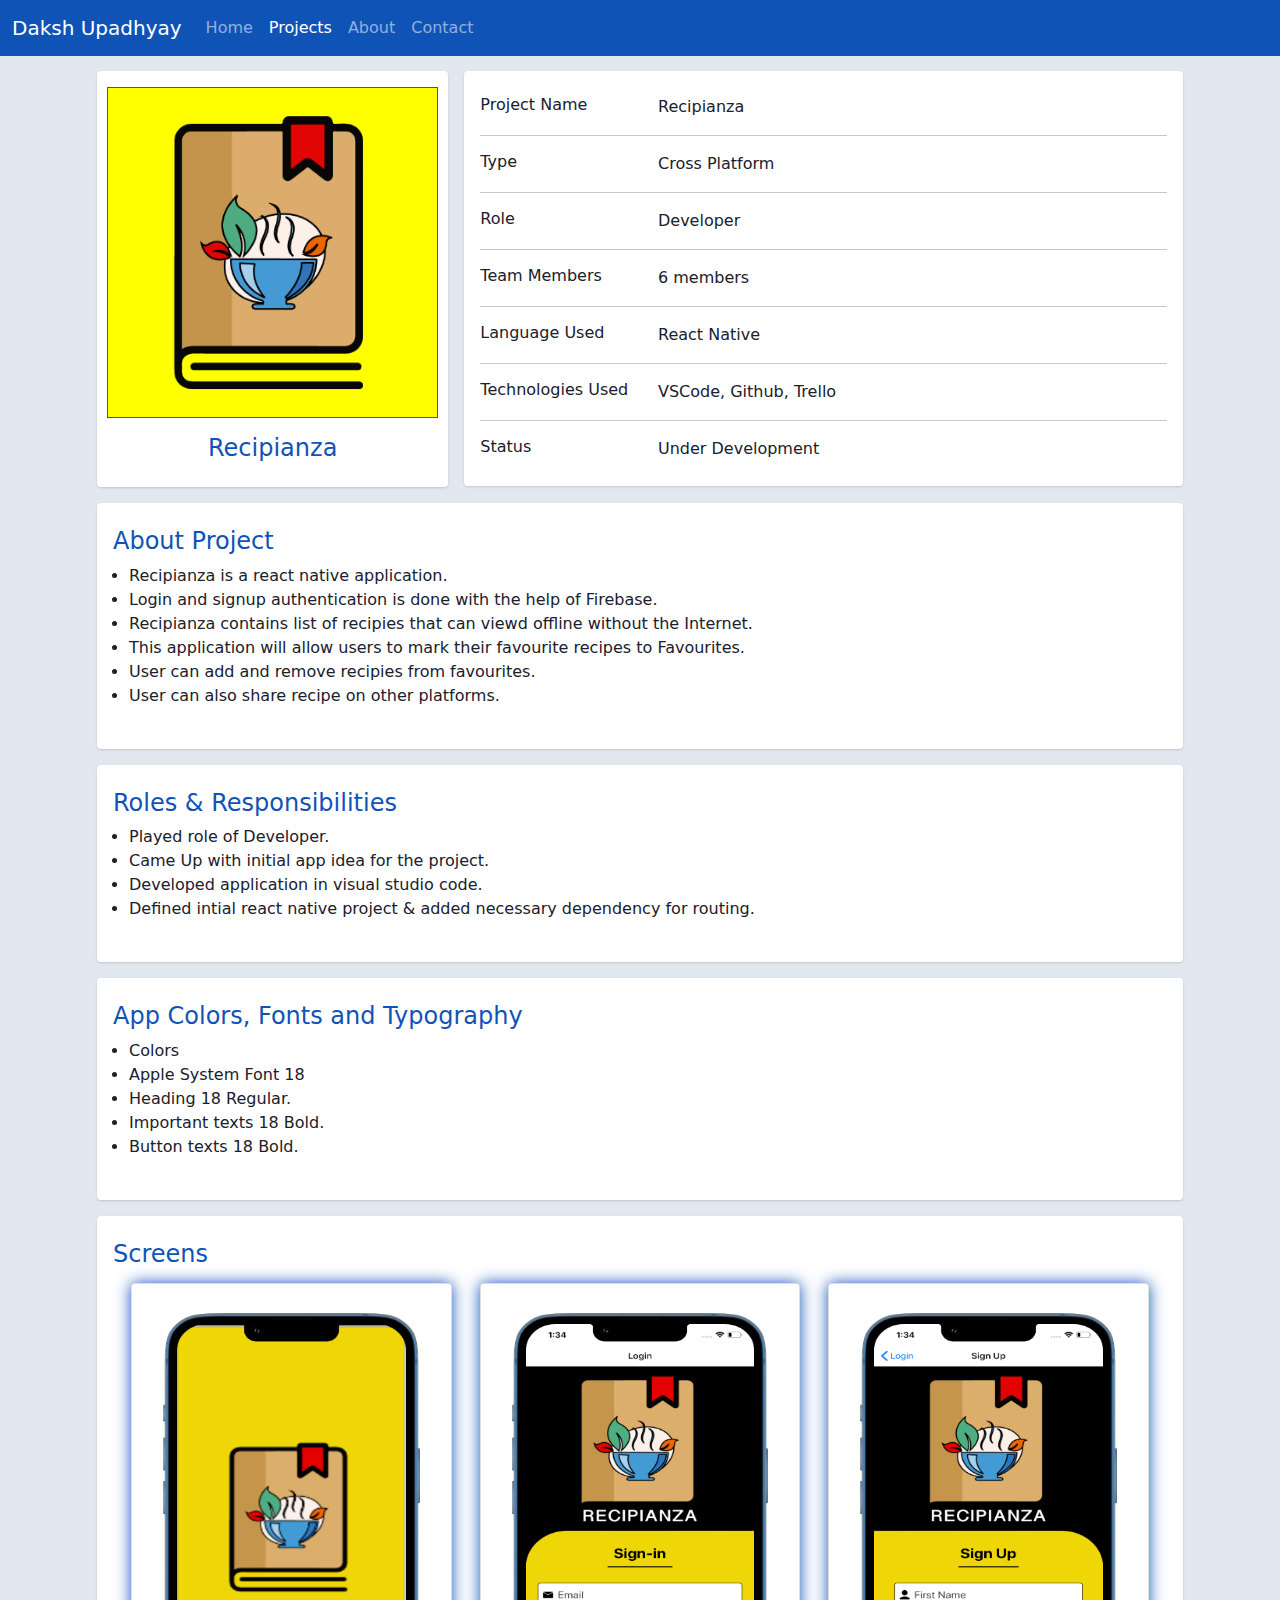
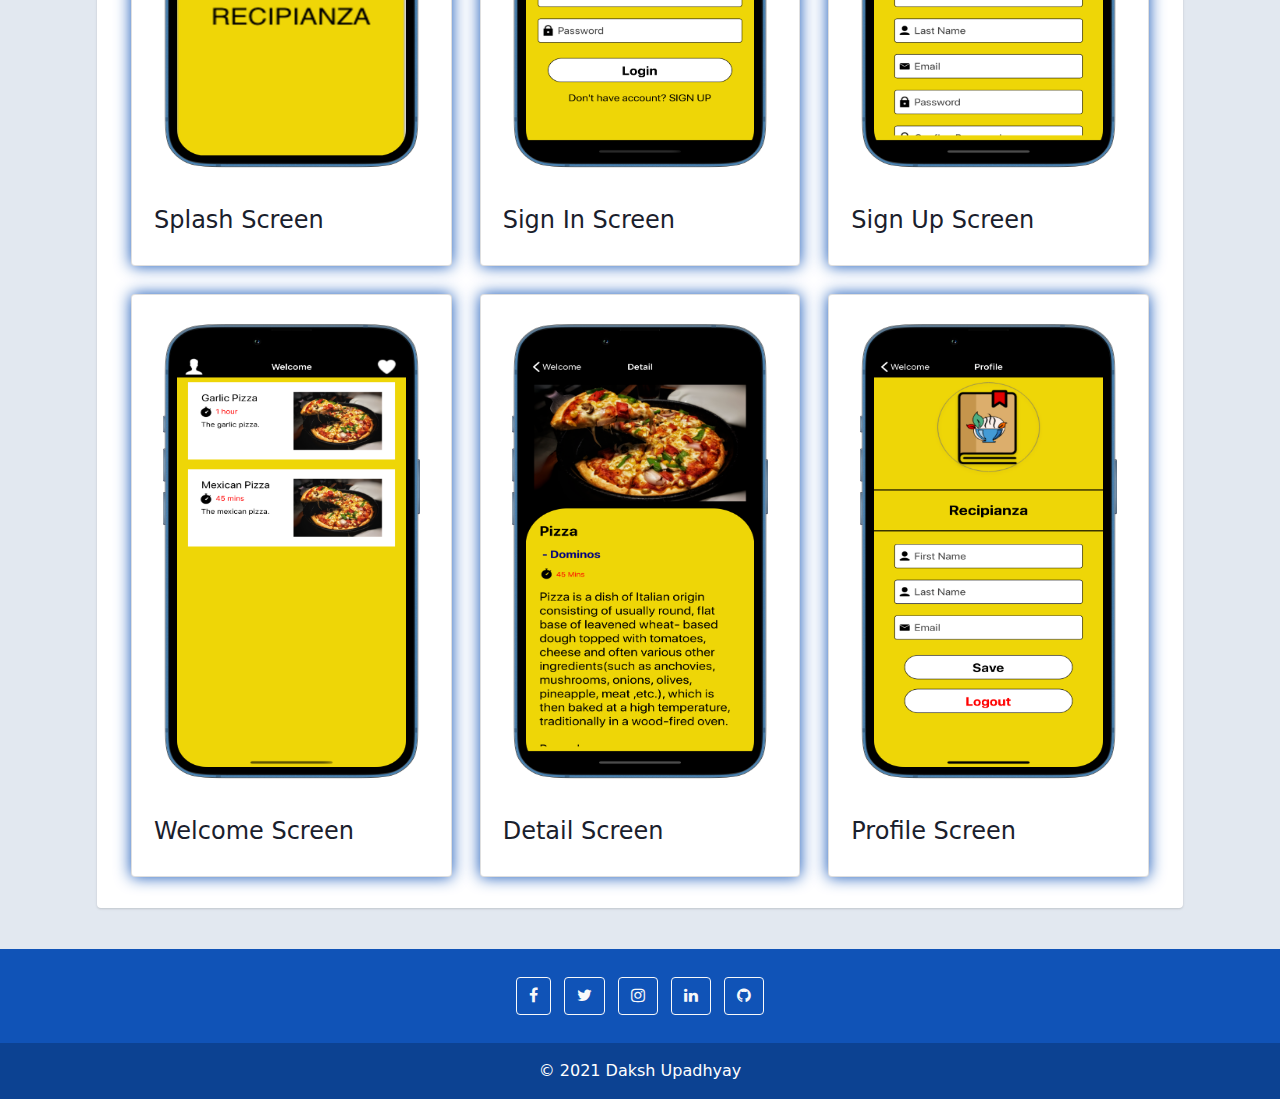
<file: recipianza.html>
<!DOCTYPE html>
<html lang="en">

<head>
  <meta charset="UTF-8">
  <meta http-equiv="X-UA-Compatible" content="IE=edge">
  <meta name="viewport" content="width=device-width, initial-scale=1.0">
  <link rel="stylesheet" type="text/css" href="./assets/css/bootstrap.min.css">
  <link rel="stylesheet" type="text/css" href="./assets/custom/style.css">
  <link rel="stylesheet" href="./assets/font-awesome/css/font-awesome.min.css">
  <link rel="shortcut icon" type="image/png" href="./assets/images/favicon.png" />
  <script type="text/javascript" src="./assets/js/bootstrap.min.js"></script>
  <title>Recipianza</title>
</head>

<body class="du-about-body">
  <nav class="navbar navbar-expand-lg navbar-dark du-nav-bg-clr">
    <div class="container-fluid">
      <a class="navbar-brand" href="index.html">Daksh Upadhyay</a>
      <button class="navbar-toggler" type="button" data-bs-toggle="collapse" data-bs-target="#navbarNavAltMarkup"
        aria-controls="navbarNavAltMarkup" aria-expanded="false" aria-label="Toggle navigation">
        <span class="navbar-toggler-icon"></span>
      </button>
      <div class="collapse navbar-collapse" id="navbarNavAltMarkup">
        <div class="navbar-nav">
          <a class="nav-link" href="index.html">Home</a>
          <a class="nav-link active" aria-current="page" href="projects.html">Projects</a>
          <a class="nav-link" href="about.html">About</a>
          <a class="nav-link" href="contact.html">Contact</a>
        </div>
      </div>
    </div>
  </nav>
  <div class="container wrapper">
    <div class="du-main-body">
      <div class="row du-gutters-sm">
        <div class="col-md-4 du-mb-3">
          <div class="du-card">
            <div class="du-card-body">
              <div class="d-flex flex-column align-items-center text-center">
                <img src="./assets/images/recipianza.png" alt="Profile" class="du-project-img du-bg-yellow">
                <div class="mt-3">
                  <h4 class="du-theme-txt-clr">Recipianza</h4>
                </div>
              </div>
            </div>
          </div>
        </div>
        <div class="col-md-8">
          <div class="du-card du-mb-3">
            <div class="du-card-body du-mt-8 du-mb-9">
              <div class="row">
                <div class="col-sm-3">
                  <h6 class="mb-0">Project Name</h6>
                </div>
                <div class="col-sm-9">
                  Recipianza
                </div>
              </div>
              <hr>
              <div class="row">
                <div class="col-sm-3">
                  <h6 class="mb-0">Type</h6>
                </div>
                <div class="col-sm-9">
                  Cross Platform
                </div>
              </div>
              <hr>
              <div class="row">
                <div class="col-sm-3">
                  <h6 class="mb-0">Role</h6>
                </div>
                <div class="col-sm-9">
                  Developer
                </div>
              </div>
              <hr>
              <div class="row">
                <div class="col-sm-3">
                  <h6 class="mb-0">Team Members</h6>
                </div>
                <div class="col-sm-9">
                  6 members
                </div>
              </div>
              <hr>
              <div class="row">
                <div class="col-sm-3">
                  <h6 class="mb-0">Language Used</h6>
                </div>
                <div class="col-sm-9">
                  React Native
                </div>
              </div>
              <hr />
              <div class="row">
                <div class="col-sm-3">
                  <h6 class="mb-0">Technologies Used</h6>
                </div>
                <div class="col-sm-9">
                  VSCode, Github, Trello
                </div>
              </div>
              <hr />
              <div class="row">
                <div class="col-sm-3">
                  <h6 class="mb-0">Status</h6>
                </div>
                <div class="col-sm-9">
                  Under Development
                </div>
              </div>
            </div>
          </div>
        </div>
        <div class="col-md-12">
          <div class="du-card du-mb-3">
            <div class="du-card-body du-mt-8 du-mb-9">
              <h4 class="du-theme-txt-clr">About Project</h4>
              <div class="row">
                <ul>
                  <li>Recipianza is a react native application.</li>
                  <li>Login and signup authentication is done with the help of Firebase.</li>
                  <li>Recipianza contains list of recipies that can viewd offline without the Internet.</li>
                  <li>This application will allow users to mark their favourite recipes to Favourites.</li>
                  <li>User can add and remove recipies from favourites.</li>
                  <li>User can also share recipe on other platforms.</li>
                </ul>
              </div>
            </div>
          </div>
        </div>
        <div class="col-md-12">
          <div class="du-card du-mb-3">
            <div class="du-card-body du-mt-8 du-mb-9">
              <h4 class="du-theme-txt-clr">Roles & Responsibilities</h4>
              <div class="row">
                <ul>
                  <li>Played role of Developer.</li>
                  <li>Came Up with initial app idea for the project.</li>
                  <li>Developed application in visual studio code.</li>
                  <li>Defined intial react native project & added necessary dependency for routing.</li>
                </ul>
              </div>
            </div>
          </div>
        </div>
      </div>

      <!-- Typography -->
      <div class="col-md-12">
        <div class="du-card du-mb-3">
          <div class="du-card-body du-mt-8 du-mb-9">
            <h4 class="du-theme-txt-clr">App Colors, Fonts and Typography</h4>
            <div class="row">
              <ul>
                <li>Colors</li>
                <!-- Coolors Palette Widget -->
                <script src="https://coolors.co/palette-widget/widget.js"></script>
                <script
                  data-id="02889456724027071">new CoolorsPaletteWidget("02889456724027071", ["F0D706", "E1DCDB", "C52905", "DDA96B", "FFFFFF"]); </script>
                <li>Apple System Font 18</li>
                <li>Heading 18 Regular.</li>
                <li>Important texts 18 Bold.</li>
                <li>Button texts 18 Bold.</li>
              </ul>
            </div>
          </div>
        </div>
      </div>


      <div class="col-md-12">
        <div class="du-card du-mb-3">
          <div class="du-card-body du-mt-8 du-mb-9">
            <h4 class="du-theme-txt-clr">Screens</h4>
            <div class="album">
              <div class="container">
                <div class="row row-cols-1 row-cols-sm-2 row-cols-md-3 g-3">
                  <div class="col">
                    <div class="card du-card-shadow">
                      <img src="./assets/images/recipianza/recipianza1.png" class="d-block w-100 du-card-img du-hgt-500"
                        alt="Recipianza1">
                      <div class="card-body">
                        <h4 class="card-title">
                          Splash Screen
                        </h4>
                      </div>
                    </div>
                  </div>
                  <div class="col">
                    <div class="card du-card-shadow">
                      <img src="./assets/images/recipianza/recipianza2.png" class="d-block w-100 du-card-img du-hgt-500"
                        alt="Recipianza2">
                      <div class="card-body">
                        <h4 class="card-title">
                          Sign In Screen
                        </h4>
                      </div>
                    </div>
                  </div>
                  <div class="col">
                    <div class="card du-card-shadow">
                      <img src="./assets/images/recipianza/recipianza3.png" class="d-block w-100 du-card-img du-hgt-500"
                        alt="Recipianza3">
                      <div class="card-body">
                        <h4 class="card-title">
                          Sign Up Screen
                        </h4>
                      </div>
                    </div>
                  </div>
                  <div class="col">
                    <div class="card du-card-shadow">
                      <img src="./assets/images/recipianza/recipianza4.png" class="d-block w-100 du-card-img du-hgt-500"
                        alt="Recipianza4">
                      <div class="card-body">
                        <h4 class="card-title">
                          Welcome Screen
                        </h4>
                      </div>
                    </div>
                  </div>
                  <div class="col">
                    <div class="card du-card-shadow">
                      <img src="./assets/images/recipianza/recipianza5.png" class="d-block w-100 du-card-img du-hgt-500"
                        alt="Recipianza5">
                      <div class="card-body">
                        <h4 class="card-title">
                          Detail Screen
                        </h4>
                      </div>
                    </div>
                  </div>
                  <div class="col">
                    <div class="card du-card-shadow">
                      <img src="./assets/images/recipianza/recipianza6.png" class="d-block w-100 du-card-img du-hgt-500"
                        alt="Recipianza6">
                      <div class="card-body">
                        <h4 class="card-title">
                          Profile Screen
                        </h4>
                      </div>
                    </div>
                  </div>
                </div>
              </div>
            </div>
          </div>
        </div>
      </div>
    </div>
  </div>

  <footer class="text-center text-white du-mt-10 du-theme-bg-clr">
    <!-- Grid container -->
    <div class="container p-4 pb-0">
      <!-- Section: Social media -->
      <section class="mb-4">
        <!-- Facebook -->
        <a class="btn btn-outline-light btn-floating m-1" href="https://www.facebook.com/upadhyay.daksh" target="_blank"
          role="button"><i class="fa fa-facebook-f"></i></a>

        <!-- Twitter -->
        <a class="btn btn-outline-light btn-floating m-1" href="https://twitter.com/daksh_upadhyay_" target="_blank"
          role="button"><i class="fa fa-twitter"></i></a>

        <!-- Instagram -->
        <a class="btn btn-outline-light btn-floating m-1" href="https://www.instagram.com/daksh_upadhyay_/"
          target="_blank" role="button"><i class="fa fa-instagram"></i></a>

        <!-- Linkedin -->
        <a class="btn btn-outline-light btn-floating m-1" href="https://www.linkedin.com/in/daksh-upadhyay-08071996"
          target="_blank" role="button"><i class="fa fa-linkedin"></i></a>

        <!-- Github -->
        <a class="btn btn-outline-light btn-floating m-1" href="https://github.com/upadhyaydaksh" target="_blank"
          role="button"><i class="fa fa-github"></i></a>
      </section>
      <!-- Section: Social media -->
    </div>
    <!-- Grid container -->

    <!-- Copyright -->
    <div class="text-center p-3" style="background-color: rgba(0, 0, 0, 0.2);">
      © 2021 Daksh Upadhyay
    </div>
    <!-- Copyright -->
  </footer>
</body>

</html>
</file>
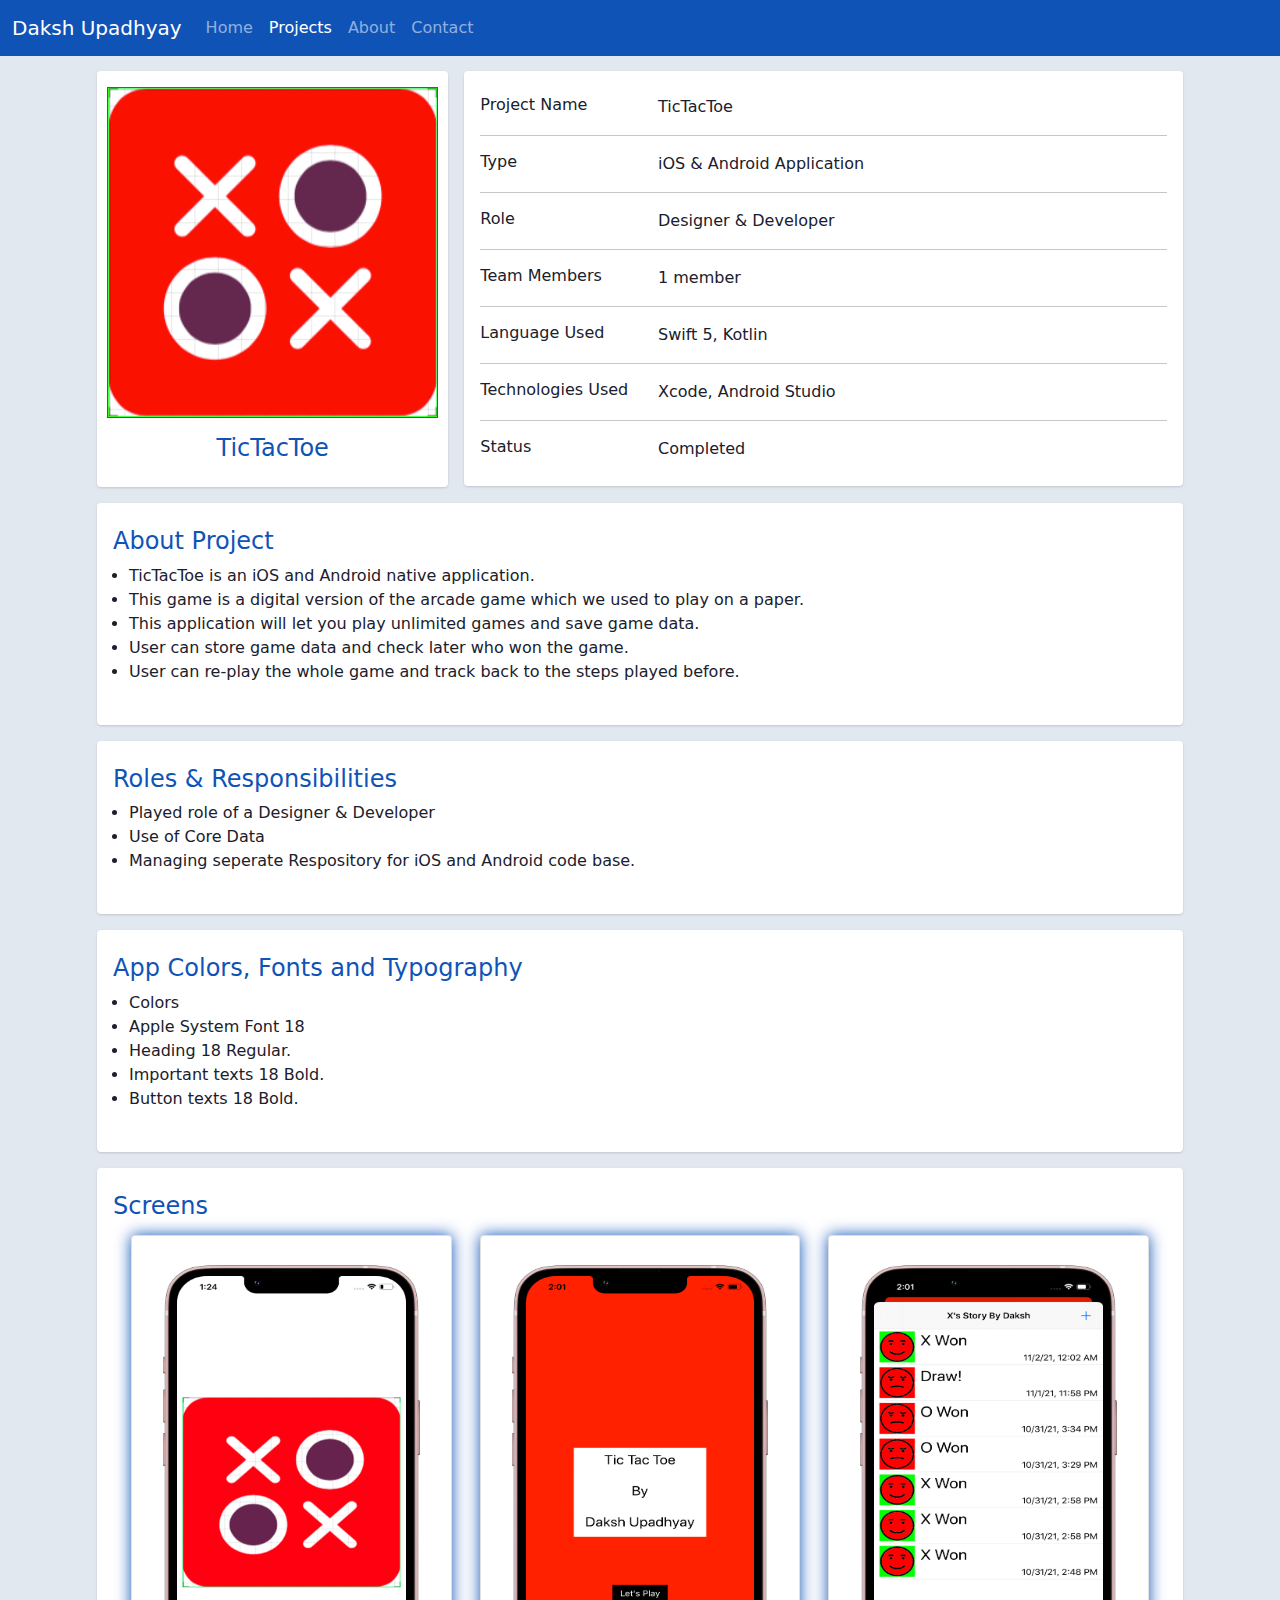
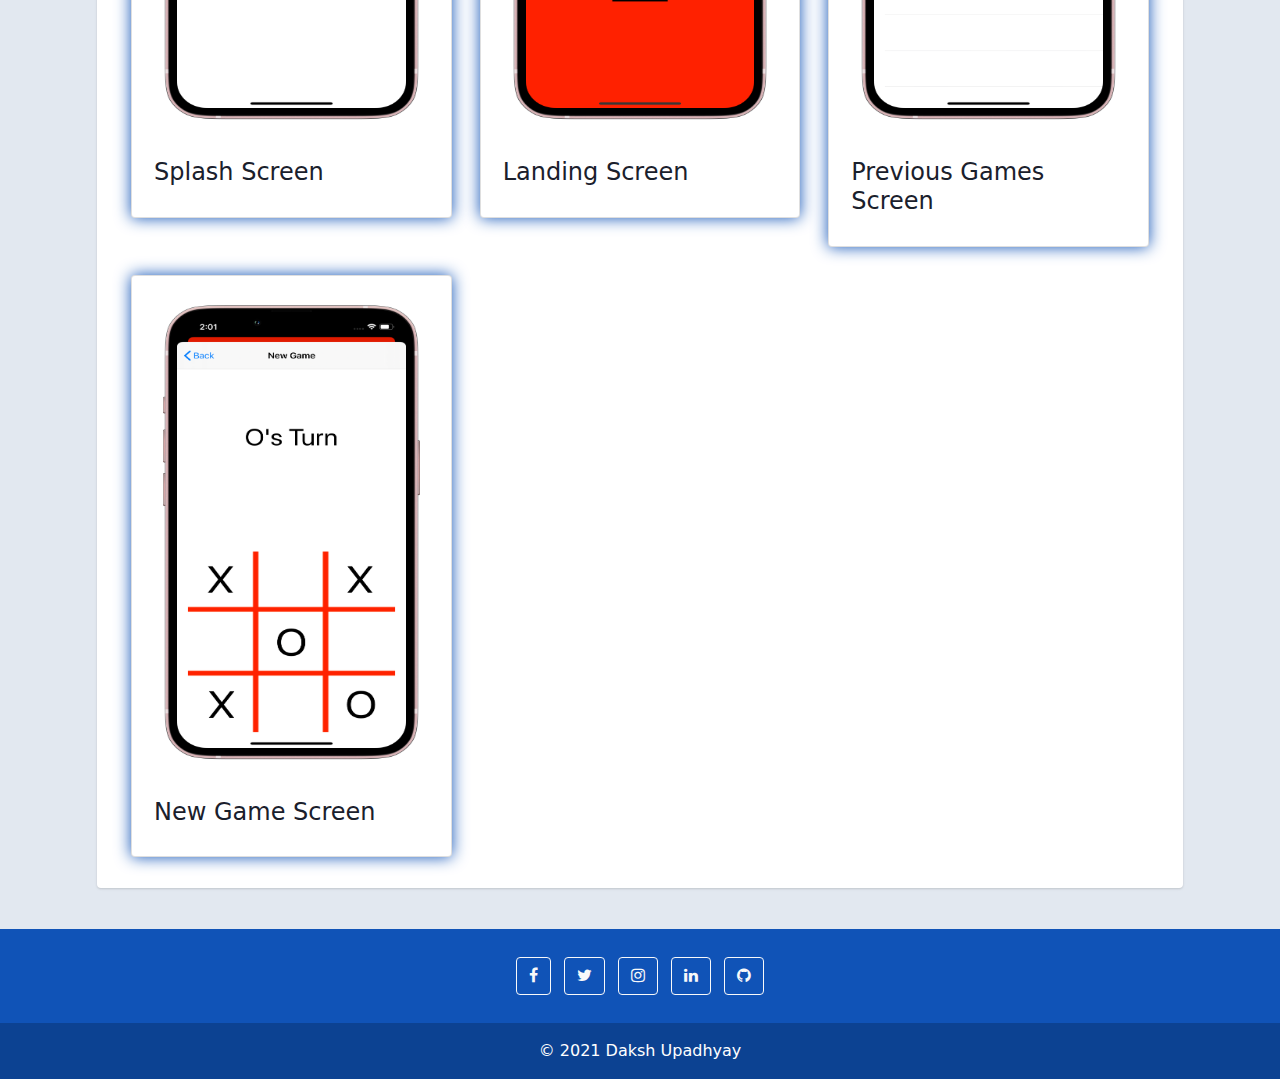
<file: tictactoe.html>
<!DOCTYPE html>
<html lang="en">

<head>
  <meta charset="UTF-8">
  <meta http-equiv="X-UA-Compatible" content="IE=edge">
  <meta name="viewport" content="width=device-width, initial-scale=1.0">
  <link rel="stylesheet" type="text/css" href="./assets/css/bootstrap.min.css">
  <link rel="stylesheet" type="text/css" href="./assets/custom/style.css">
  <link rel="stylesheet" href="./assets/font-awesome/css/font-awesome.min.css">
  <link rel="shortcut icon" type="image/png" href="./assets/images/favicon.png" />
  <script type="text/javascript" src="./assets/js/bootstrap.min.js"></script>
  <title>TicTacToe</title>
</head>

<body class="du-about-body">
  <nav class="navbar navbar-expand-lg navbar-dark du-nav-bg-clr">
    <div class="container-fluid">
      <a class="navbar-brand" href="index.html">Daksh Upadhyay</a>
      <button class="navbar-toggler" type="button" data-bs-toggle="collapse" data-bs-target="#navbarNavAltMarkup"
        aria-controls="navbarNavAltMarkup" aria-expanded="false" aria-label="Toggle navigation">
        <span class="navbar-toggler-icon"></span>
      </button>
      <div class="collapse navbar-collapse" id="navbarNavAltMarkup">
        <div class="navbar-nav">
          <a class="nav-link" href="index.html">Home</a>
          <a class="nav-link active" aria-current="page" href="projects.html">Projects</a>
          <a class="nav-link" href="about.html">About</a>
          <a class="nav-link" href="contact.html">Contact</a>
        </div>
      </div>
    </div>
  </nav>
  <div class="container wrapper">
    <div class="du-main-body">
      <div class="row du-gutters-sm">
        <div class="col-md-4 du-mb-3">
          <div class="du-card">
            <div class="du-card-body">
              <div class="d-flex flex-column align-items-center text-center">
                <img src="./assets/images/tictactoe.png" alt="Profile" class="du-project-img">
                <div class="mt-3">
                  <h4 class="du-theme-txt-clr">TicTacToe</h4>
                </div>
              </div>
            </div>
          </div>
        </div>
        <div class="col-md-8">
          <div class="du-card du-mb-3">
            <div class="du-card-body du-mt-8 du-mb-9">
              <div class="row">
                <div class="col-sm-3">
                  <h6 class="mb-0">Project Name</h6>
                </div>
                <div class="col-sm-9">
                  TicTacToe
                </div>
              </div>
              <hr>
              <div class="row">
                <div class="col-sm-3">
                  <h6 class="mb-0">Type</h6>
                </div>
                <div class="col-sm-9">
                  iOS & Android Application
                </div>
              </div>
              <hr>
              <div class="row">
                <div class="col-sm-3">
                  <h6 class="mb-0">Role</h6>
                </div>
                <div class="col-sm-9">
                  Designer & Developer
                </div>
              </div>
              <hr>
              <div class="row">
                <div class="col-sm-3">
                  <h6 class="mb-0">Team Members</h6>
                </div>
                <div class="col-sm-9">
                  1 member
                </div>
              </div>
              <hr>
              <div class="row">
                <div class="col-sm-3">
                  <h6 class="mb-0">Language Used</h6>
                </div>
                <div class="col-sm-9">
                  Swift 5, Kotlin
                </div>
              </div>
              <hr />
              <div class="row">
                <div class="col-sm-3">
                  <h6 class="mb-0">Technologies Used</h6>
                </div>
                <div class="col-sm-9">
                  Xcode, Android Studio
                </div>
              </div>
              <hr />
              <div class="row">
                <div class="col-sm-3">
                  <h6 class="mb-0">Status</h6>
                </div>
                <div class="col-sm-9">
                  Completed
                </div>
              </div>
            </div>
          </div>
        </div>
        <div class="col-md-12">
          <div class="du-card du-mb-3">
            <div class="du-card-body du-mt-8 du-mb-9">
              <h4 class="du-theme-txt-clr">About Project</h4>
              <div class="row">
                <ul>
                  <li>TicTacToe is an iOS and Android native application.</li>
                  <li>This game is a digital version of the arcade game which we used to play on a paper.</li>
                  <li>This application will let you play unlimited games and save game data.</li>
                  <li>User can store game data and check later who won the game.</li>
                  <li>User can re-play the whole game and track back to the steps played before.</li>
                </ul>
              </div>
            </div>
          </div>
        </div>
        <div class="col-md-12">
          <div class="du-card du-mb-3">
            <div class="du-card-body du-mt-8 du-mb-9">
              <h4 class="du-theme-txt-clr">Roles & Responsibilities</h4>
              <div class="row">
                <ul>
                  <li>Played role of a Designer & Developer</li>
                  <li>Use of Core Data</li>
                  <li>Managing seperate Respository for iOS and Android code base.</li>
                </ul>
              </div>
            </div>
          </div>
        </div>
      </div>


      <!-- Typography -->
      <div class="col-md-12">
        <div class="du-card du-mb-3">
          <div class="du-card-body du-mt-8 du-mb-9">
            <h4 class="du-theme-txt-clr">App Colors, Fonts and Typography</h4>
            <div class="row">
              <ul>
                <li>Colors</li>
                <!-- Coolors Palette Widget -->
                <script src="https://coolors.co/palette-widget/widget.js"></script>
                <script
                  data-id="06031571100487587">new CoolorsPaletteWidget("06031571100487587", ["FF0101", "FEFFFE", "F9F8F9", "080606", "00FE00"]); </script>
                <li>Apple System Font 18</li>
                <li>Heading 18 Regular.</li>
                <li>Important texts 18 Bold.</li>
                <li>Button texts 18 Bold.</li>
              </ul>
            </div>
          </div>
        </div>
      </div>


      <div class="col-md-12">
        <div class="du-card du-mb-3">
          <div class="du-card-body du-mt-8 du-mb-9">
            <h4 class="du-theme-txt-clr">Screens</h4>
            <div class="album">
              <div class="container">
                <div class="row row-cols-1 row-cols-sm-2 row-cols-md-3 g-3">
                  <div class="col">
                    <div class="card du-card-shadow">
                      <img src="./assets/images/tictactoe/tictactoe1.png" class="d-block w-100 du-card-img du-hgt-500"
                        alt="TicTacToe1">
                      <div class="card-body">
                        <h4 class="card-title">
                          Splash Screen
                        </h4>
                      </div>
                    </div>
                  </div>
                  <div class="col">
                    <div class="card du-card-shadow">
                      <img src="./assets/images/tictactoe/tictactoe2.png" class="d-block w-100 du-card-img du-hgt-500"
                        alt="TicTacToe2">
                      <div class="card-body">
                        <h4 class="card-title">
                          Landing Screen
                        </h4>
                      </div>
                    </div>
                  </div>
                  <div class="col">
                    <div class="card du-card-shadow">
                      <img src="./assets/images/tictactoe/tictactoe3.png" class="d-block w-100 du-card-img du-hgt-500"
                        alt="TicTacToe3">
                      <div class="card-body">
                        <h4 class="card-title">
                          Previous Games Screen
                        </h4>
                      </div>
                    </div>
                  </div>
                  <div class="col">
                    <div class="card du-card-shadow">
                      <img src="./assets/images/tictactoe/tictactoe4.png" class="d-block w-100 du-card-img du-hgt-500"
                        alt="TicTacToe4">
                      <div class="card-body">
                        <h4 class="card-title">
                          New Game Screen
                        </h4>
                      </div>
                    </div>
                  </div>
                </div>
              </div>
            </div>
          </div>
        </div>
      </div>
    </div>
  </div>

  <footer class="text-center text-white du-mt-10 du-theme-bg-clr">
    <!-- Grid container -->
    <div class="container p-4 pb-0">
      <!-- Section: Social media -->
      <section class="mb-4">
        <!-- Facebook -->
        <a class="btn btn-outline-light btn-floating m-1" href="https://www.facebook.com/upadhyay.daksh" target="_blank"
          role="button"><i class="fa fa-facebook-f"></i></a>

        <!-- Twitter -->
        <a class="btn btn-outline-light btn-floating m-1" href="https://twitter.com/daksh_upadhyay_" target="_blank"
          role="button"><i class="fa fa-twitter"></i></a>

        <!-- Instagram -->
        <a class="btn btn-outline-light btn-floating m-1" href="https://www.instagram.com/daksh_upadhyay_/"
          target="_blank" role="button"><i class="fa fa-instagram"></i></a>

        <!-- Linkedin -->
        <a class="btn btn-outline-light btn-floating m-1" href="https://www.linkedin.com/in/daksh-upadhyay-08071996"
          target="_blank" role="button"><i class="fa fa-linkedin"></i></a>

        <!-- Github -->
        <a class="btn btn-outline-light btn-floating m-1" href="https://github.com/upadhyaydaksh" target="_blank"
          role="button"><i class="fa fa-github"></i></a>
      </section>
      <!-- Section: Social media -->
    </div>
    <!-- Grid container -->

    <!-- Copyright -->
    <div class="text-center p-3" style="background-color: rgba(0, 0, 0, 0.2);">
      © 2021 Daksh Upadhyay
    </div>
    <!-- Copyright -->
  </footer>
</body>

</html>
</file>
<file: assets/custom/style.css>
.du-nav-bg-clr {
  background-color: #1053b7;
}

.du-theme-bg-clr {
  background-color: #1053b7;
}

.du-theme-txt-clr {
  color: #1053b7;
}

.du-mt-10 {
  margin-top: 10px;
}

.du-hgt-250 {
  height: 250px;
}

.du-bg-yellow {
  background-color: yellow;
}

.du-hgt-100p {
  height: 100%;
}

.du-hgt-50p {
  height: 50%;
}

.du-mt-15 {
  margin-top: 15px;
}

.du-mt-8 {
  margin-top: 8px;
}

.du-mb-9 {
  margin-bottom: 9px;
}

.du-mt-25 {
  margin-top: 25px;
}

.du-mt-14 {
  margin-top: 14px;
}

.du-mb-n-5 {
  margin-bottom: -5px;
}

ul li {
  list-style-position: outside;
  margin-left: 1em;
}

.du-hgt-400 {
  height: 400px;
}

.du-hgt-500 {
  height: 500px;
}

body {
  display: flex;
  flex-direction: column;
  min-height: 100vh;
}

.wrapper {
  flex: 1;
}

.du-max-wt-50p {
  max-width: 50%;
}

.du-fs-l {
  font-size: large;
}

.du-fs-xxl {
  font-size: xx-large;
}

/* Home */
.du-intro-txt {
  font-size: xxx-large;
}

.du-intro-img {
  height: 100%;
  width: 100%;
}

.du-ios-app-store {
  height: 20%;
  width: 70%;
}

.du-flow-img {
  height: 500px;
  width: 250px;
}

/* Projects */
.du-projects-desc-text,
.du-projects-desc-text:hover {
  text-decoration: none;
  color: #212529;
}

.du-card-img {
  object-fit: fill;
}

.du-card-shadow {
  padding: 6px;
  margin: 6px;
  box-shadow: 0px 0px 16px 0px rgba(16, 83, 183, 1);
}

.du-projects-mg-x {
  margin-top: 2em;
  margin-bottom: 2em;
}

/* About  */
.du-about-body {
  color: #1a202c;
  text-align: left;
  background-color: #e2e8f0;
}
.du-main-body {
  padding: 15px;
}
.du-card {
  box-shadow: 0 1px 3px 0 rgba(0, 0, 0, 0.1), 0 1px 2px 0 rgba(0, 0, 0, 0.06);
}

.du-card {
  position: relative;
  display: flex;
  flex-direction: column;
  min-width: 0;
  word-wrap: break-word;
  background-color: #fff;
  background-clip: border-box;
  border: 0 solid rgba(0, 0, 0, 0.125);
  border-radius: 0.25rem;
}

.du-card-body {
  flex: 1 1 auto;
  min-height: 1px;
  padding: 1rem;
}

.du-gutters-sm {
  margin-right: -8px;
  margin-left: -8px;
}

.du-gutters-sm > .col,
.du-gutters-sm > [class*="col-"] {
  padding-right: 8px;
  padding-left: 8px;
}

.du-mb-3 {
  margin-bottom: 1rem !important;
}

.progress,
.progress-bar {
  height: 15px;
  margin-bottom: 25px;
}

.progress-bar {
  background-color: #1053b7;
}

.du-about-img {
  width: 263px;
  border: 1px #555;
  border-style: solid;
}

/* Project Detail */
.du-screens-container {
  margin-right: -7px;
  margin-left: -7px;
}

.du-project-img {
  width: 331px;
  border: 1px #555;
  border-style: solid;
}
</file>
